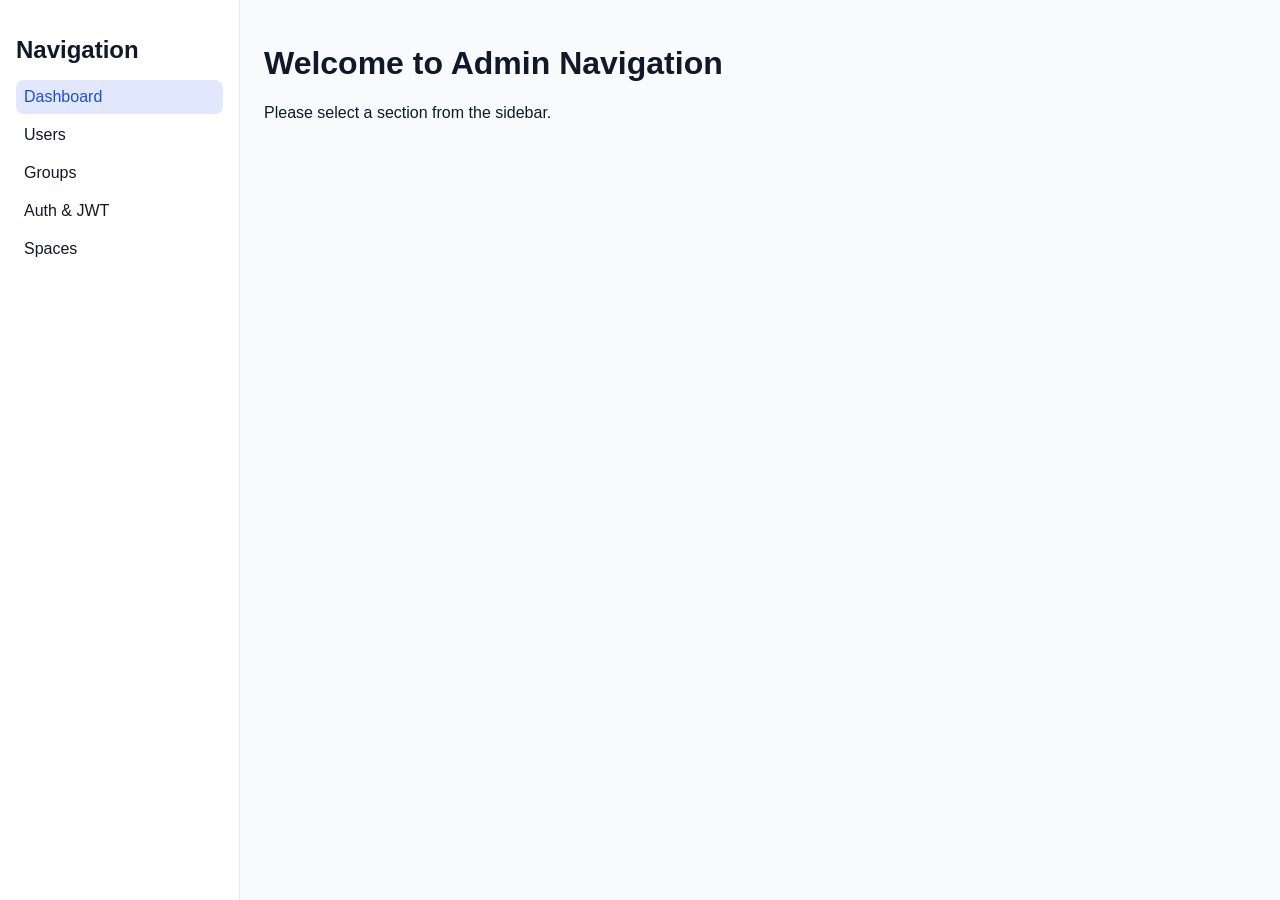
<file: documents/prototypes/admin-panel/index.html>
<!DOCTYPE html>
<html lang="ru">
<head>
  <meta charset="UTF-8">
  <title>Admin Dashboard</title>
  <link rel="stylesheet" href="../style.css">
</head>
<body>
<div class="layout" style="display: flex;">
  <div class="sidebar">
    <h2>Navigation</h2>
    <ul>
      <li class="active"><a href="index.html">Dashboard</a></li>
      <li><a href="users.html">Users</a></li>
      <li><a href="groups.html">Groups</a></li>
      <li><a href="auth-setup.html">Auth & JWT</a></li>
      <li><a href="spaces.html">Spaces</a></li>
    </ul>
  </div>
  <div class="content">
    <h1>Welcome to Admin Navigation</h1>
    <p>Please select a section from the sidebar.</p>
  </div>
</div>
</body>
</html>
</file>
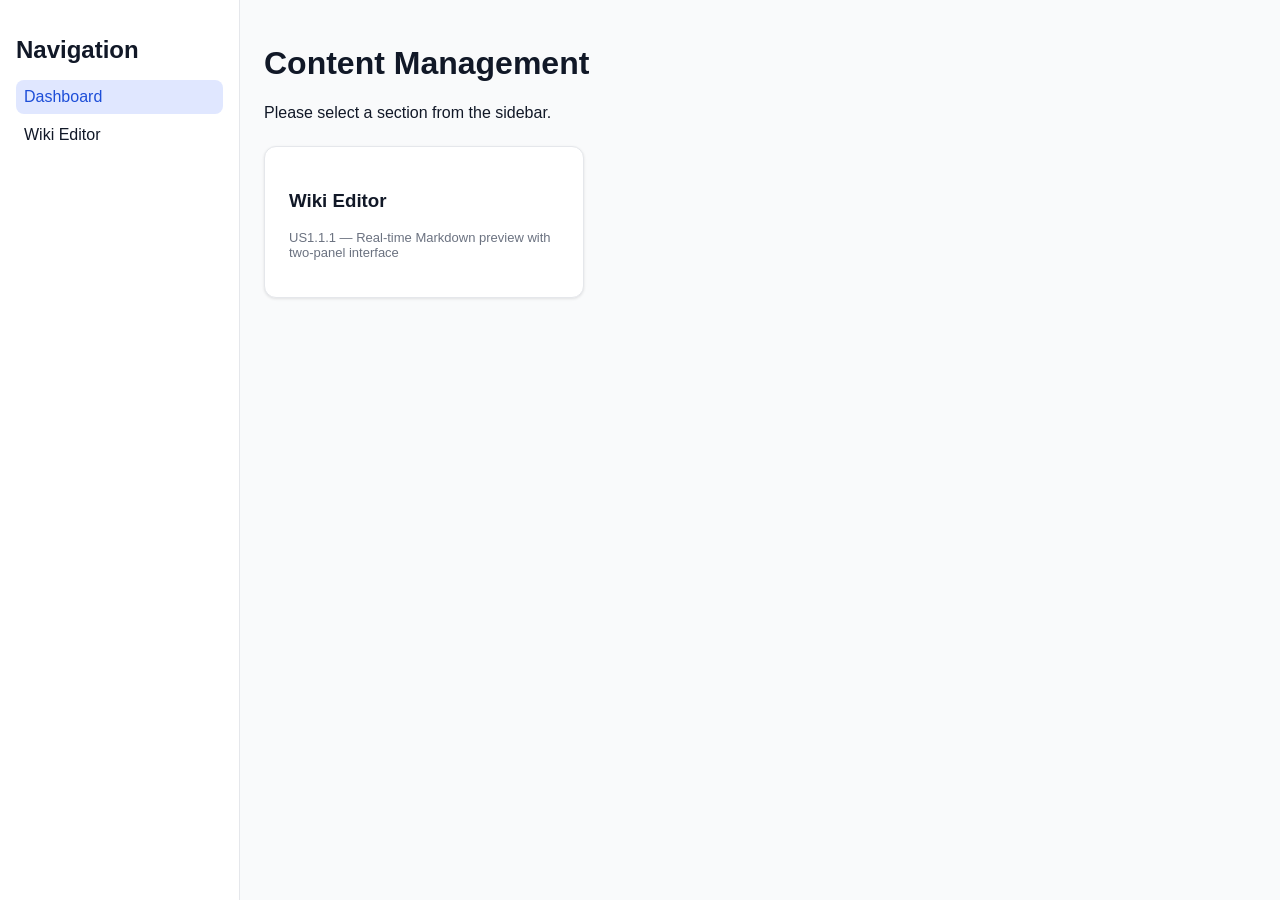
<file: documents/prototypes/Content Management/index.html>
<!DOCTYPE html>
<html lang="ru">
<head>
  <meta charset="UTF-8">
  <title>Content Management</title>
  <link rel="stylesheet" href="../style.css">
</head>
<body>
<div class="layout">
  <div class="sidebar">
    <h2>Navigation</h2>
    <ul>
      <li class="active"><a href="index.html">Dashboard</a></li>
      <li><a href="wiki-editor.html">Wiki Editor</a></li>
    </ul>
  </div>
  <div class="content">
    <h1>Content Management</h1>
    <p>Please select a section from the sidebar.</p>
    <div style="margin-top:24px; display:grid; grid-template-columns:repeat(auto-fill,minmax(280px,1fr)); gap:16px;">
      <div class="card" style="cursor:pointer;" onclick="location.href='wiki-editor.html'">
        <h3>Wiki Editor</h3>
        <p class="meta-info">US1.1.1 — Real-time Markdown preview with two-panel interface</p>
      </div>
    </div>
  </div>
</div>
</body>
</html>
</file>
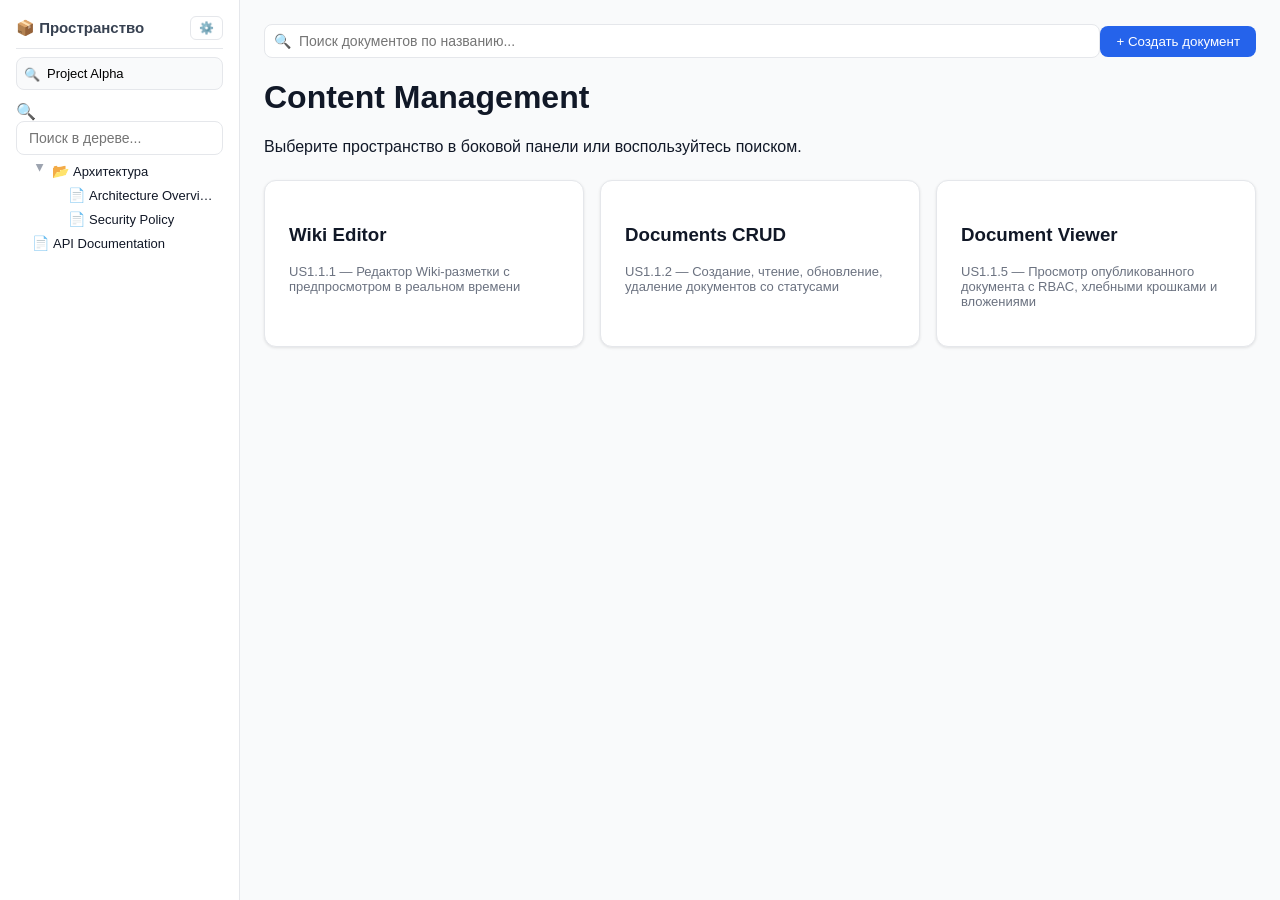
<file: documents/prototypes/content-management/index.html>
<!DOCTYPE html>
<html lang="ru">
<head>
  <meta charset="UTF-8">
  <title>Content Management — Dashboard</title>
  <link rel="stylesheet" href="../style.css">
</head>
<body>
<div class="layout">
  <div class="sidebar">
    <div class="space-header">
      <h2>📦 Пространство</h2>
      <div class="space-actions">
        <button onclick="location.href='../admin-panel/spaces.html'" title="Управление пространствами">⚙️</button>
      </div>
    </div>
    <div class="space-selector">
      <div class="space-search-wrap">
        <span class="search-icon">🔍</span>
        <input type="text" id="spaceSearchInput" placeholder="Выберите пространство..." oninput="onSpaceSearchInput()" onfocus="openSpaceDropdown()" autocomplete="off">
      </div>
      <div class="space-dropdown" id="spaceDropdown"></div>
    </div>
    <div class="sidebar-search">
      <span class="search-icon">🔍</span>
      <input type="text" id="treeSearchInput" placeholder="Поиск в дереве..." oninput="onTreeSearch()" autocomplete="off">
    </div>
    <div class="tree-nav" id="treeNav">
      <div class="tree-empty">Выберите пространство</div>
    </div>
  </div>
  <div class="content">
    <div class="header">
      <div class="search-bar">
        <div class="search-input-wrap">
          <span class="search-icon">🔍</span>
          <input type="text" id="globalSearchInput" placeholder="Поиск документов по названию..." oninput="debounceSearch()" autocomplete="off">
          <div class="search-results-panel" id="searchResultsPanel"></div>
        </div>
      </div>
      <button class="button-primary" onclick="location.href='wiki-editor.html'">+ Создать документ</button>
    </div>
    <h1>Content Management</h1>
    <p>Выберите пространство в боковой панели или воспользуйтесь поиском.</p>
    <div style="margin-top:24px; display:grid; grid-template-columns:repeat(auto-fill,minmax(280px,1fr)); gap:16px;">
      <div class="card" style="cursor:pointer;" onclick="location.href='wiki-editor.html'">
        <h3>Wiki Editor</h3>
        <p class="meta-info">US1.1.1 — Редактор Wiki-разметки с предпросмотром в реальном времени</p>
      </div>
      <div class="card" style="cursor:pointer;" onclick="location.href='documents.html'">
        <h3>Documents CRUD</h3>
        <p class="meta-info">US1.1.2 — Создание, чтение, обновление, удаление документов со статусами</p>
      </div>
      <div class="card" style="cursor:pointer;" onclick="location.href='document-viewer.html?docId=1'">
        <h3>Document Viewer</h3>
        <p class="meta-info">US1.1.5 — Просмотр опубликованного документа с RBAC, хлебными крошками и вложениями</p>
      </div>
    </div>
  </div>
</div>

<script>
  let searchDebounceTimer = null;
  let selectedSpace = 'Project Alpha';

  const spaceList = [
    { name: 'Project Alpha', owner: 'johndoe' },
    { name: 'Project Beta', owner: 'alice' },
    { name: 'Knowledge Base', owner: 'bob' }
  ];

  const spaceContents = {
    'Project Alpha': {
      groups: {
        'Архитектура': [
          { name: 'Architecture Overview', id: 2 },
          { name: 'Security Policy', id: 7 }
        ]
      },
      docs: [
        { name: 'API Documentation', id: 1 }
      ]
    },
    'Project Beta': {
      groups: {
        'Тестирование': [
          { name: 'Testing Strategy', id: 4 }
        ]
      },
      docs: [
        { name: 'Deployment Guide', id: 5 }
      ]
    },
    'Knowledge Base': {
      groups: {},
      docs: [
        { name: 'Development Setup', id: 3 },
        { name: 'User Manual v2', id: 6 }
      ]
    }
  };

  function escapeHtml(str) {
    return String(str).replace(/[&<>]/g, function(m) {
      if (m === '&') return '&amp;'; if (m === '<') return '&lt;'; if (m === '>') return '&gt;'; return m;
    });
  }

  // --- Space Selector ---
  function renderSpaceDropdown(filterText) {
    const dropdown = document.getElementById('spaceDropdown');
    const filter = (filterText || '').toLowerCase();
    const filtered = filter ? spaceList.filter(s => s.name.toLowerCase().includes(filter)) : spaceList;

    if (filtered.length === 0) {
      dropdown.innerHTML = '<div class="space-option-empty">Пространства не найдены</div>';
    } else {
      dropdown.innerHTML = filtered.map(s =>
        `<div class="space-option ${s.name === selectedSpace ? 'active' : ''}" onclick="selectSpace('${escapeHtml(s.name)}')">📁 ${escapeHtml(s.name)}</div>`
      ).join('');
    }
  }

  function openSpaceDropdown() {
    document.getElementById('spaceDropdown').classList.add('open');
    renderSpaceDropdown(document.getElementById('spaceSearchInput').value);
  }

  function closeSpaceDropdown() {
    document.getElementById('spaceDropdown').classList.remove('open');
  }

  function onSpaceSearchInput() {
    renderSpaceDropdown(document.getElementById('spaceSearchInput').value);
    document.getElementById('spaceDropdown').classList.add('open');
  }

  function selectSpace(name) {
    selectedSpace = name;
    document.getElementById('spaceSearchInput').value = name;
    document.getElementById('treeSearchInput').value = '';
    closeSpaceDropdown();
    renderTree('');
  }

  // --- Tree ---
  function renderTree(filterText) {
    const container = document.getElementById('treeNav');
    const content = spaceContents[selectedSpace];
    if (!content) {
      container.innerHTML = '<div class="tree-empty">Нет данных</div>';
      return;
    }

    const ft = (filterText || '').toLowerCase().trim();

    let html = '';
    let hasVisible = false;

    // Render groups
    const groupEntries = Object.entries(content.groups);
    groupEntries.forEach(([groupName, docs]) => {
      const filteredDocs = ft ? docs.filter(d => d.name.toLowerCase().includes(ft)) : docs;
      const groupMatch = !ft || groupName.toLowerCase().includes(ft);
      if (!groupMatch && filteredDocs.length === 0) return;
      hasVisible = true;

      const groupOpen = groupMatch || filteredDocs.length > 0;
      html += '<div class="tree-item group">';
      html += `<div class="tree-row" onclick="toggleGroup('${escapeHtml(groupName)}')">`;
      html += `<span class="tree-toggle-icon ${groupOpen ? 'expanded' : ''}">▶</span>`;
      html += `<span class="tree-icon">📂</span>`;
      html += `<span class="tree-name">${escapeHtml(groupName)}</span>`;
      html += '</div>';
      html += `<div class="tree-children ${groupOpen ? 'expanded' : ''}" data-group="${escapeHtml(groupName)}">`;
      (groupMatch ? docs : filteredDocs).forEach(doc => {
        const match = doc.name.toLowerCase().includes(ft);
        html += '<div class="tree-item doc">';
        html += `<div class="tree-row${match ? '' : ' faded'}" onclick="openDoc(${doc.id})">`;
        html += `<span class="tree-icon">📄</span>`;
        html += `<span class="tree-name">${escapeHtml(doc.name)}</span>`;
        html += '</div></div>';
      });
      html += '</div></div>';
    });

    // Render ungrouped docs
    if (content.docs.length > 0) {
      const filteredDocs = ft ? content.docs.filter(d => d.name.toLowerCase().includes(ft)) : content.docs;
      if (filteredDocs.length > 0) hasVisible = true;
      filteredDocs.forEach(doc => {
        html += '<div class="tree-item doc" style="padding-left:8px;">';
        html += `<div class="tree-row" onclick="openDoc(${doc.id})">`;
        html += `<span class="tree-icon">📄</span>`;
        html += `<span class="tree-name">${escapeHtml(doc.name)}</span>`;
        html += '</div></div>';
      });
    }

    if (!hasVisible) {
      html = '<div class="tree-empty">Ничего не найдено</div>';
    }
    container.innerHTML = html;
  }

  function onTreeSearch() {
    renderTree(document.getElementById('treeSearchInput').value);
  }

  function toggleGroup(groupName) {
    const children = document.querySelector(`.tree-children[data-group="${CSS.escape(groupName)}"]`);
    const row = children?.previousElementSibling;
    if (children) {
      children.classList.toggle('expanded');
      const icon = row?.querySelector('.tree-toggle-icon');
      if (icon) icon.classList.toggle('expanded');
    }
  }

  function openDoc(id) {
    location.href = 'document-viewer.html?docId=' + id;
  }

  // --- Search ---
  function debounceSearch() {
    clearTimeout(searchDebounceTimer);
    searchDebounceTimer = setTimeout(performSearch, 300);
  }

  function performSearch() {
    const query = document.getElementById('globalSearchInput').value.trim().toLowerCase();
    const panel = document.getElementById('searchResultsPanel');
    if (!query || query.length < 2) { panel.classList.remove('open'); return; }

    const stored = sessionStorage.getItem('documentsData');
    let docs = [];
    if (stored) { try { docs = JSON.parse(stored); } catch(e) {} }
    if (docs.length === 0) {
      docs = [
        { id: 1, title: 'API Documentation', space: 'Project Alpha', author: 'johndoe', status: 'Published', updated: '2025-04-28' },
        { id: 2, title: 'Architecture Overview', space: 'Project Alpha', author: 'alice', status: 'Published', updated: '2025-04-25' },
        { id: 3, title: 'Development Setup', space: 'Knowledge Base', author: 'bob', status: 'Draft', updated: '2025-05-01' },
        { id: 4, title: 'Testing Strategy', space: 'Project Beta', author: 'alice', status: 'Draft', updated: '2025-04-30' },
        { id: 5, title: 'Deployment Guide', space: 'Project Beta', author: 'charlie', status: 'Published', updated: '2025-04-20' },
        { id: 6, title: 'User Manual v2', space: 'Knowledge Base', author: 'johndoe', status: 'Deleted', updated: '2025-03-15' },
        { id: 7, title: 'Security Policy', space: 'Project Alpha', author: 'charlie', status: 'Published', updated: '2025-04-29' }
      ];
    }

    const results = docs.filter(d =>
      d.title.toLowerCase().includes(query) && d.status !== 'Deleted'
    ).slice(0, 10);

    if (results.length === 0) {
      panel.innerHTML = '<div class="search-result-empty">Документы не найдены</div>';
    } else {
      panel.innerHTML = results.map(r =>
        '<div class="search-result-item" onclick="location.href=\'document-viewer.html?docId=' + r.id + '\'">' +
          '<span class="result-icon">📄</span>' +
          '<div class="result-info">' +
            '<div class="result-title">' + escapeHtml(r.title) + '</div>' +
            '<div class="result-meta">' + escapeHtml(r.space) + ' · ' + escapeHtml(r.author) + ' · ' + r.updated + '</div>' +
          '</div>' +
        '</div>'
      ).join('');
    }
    panel.classList.add('open');
  }

  document.addEventListener('DOMContentLoaded', () => {
    document.getElementById('spaceSearchInput').value = selectedSpace;
    renderSpaceDropdown('');
    renderTree('');

    document.addEventListener('click', (e) => {
      const panel = document.getElementById('searchResultsPanel');
      if (!e.target.closest('.search-bar')) panel.classList.remove('open');
      if (!e.target.closest('.space-selector')) closeSpaceDropdown();
    });
  });
</script>
</body>
</html>
</file>
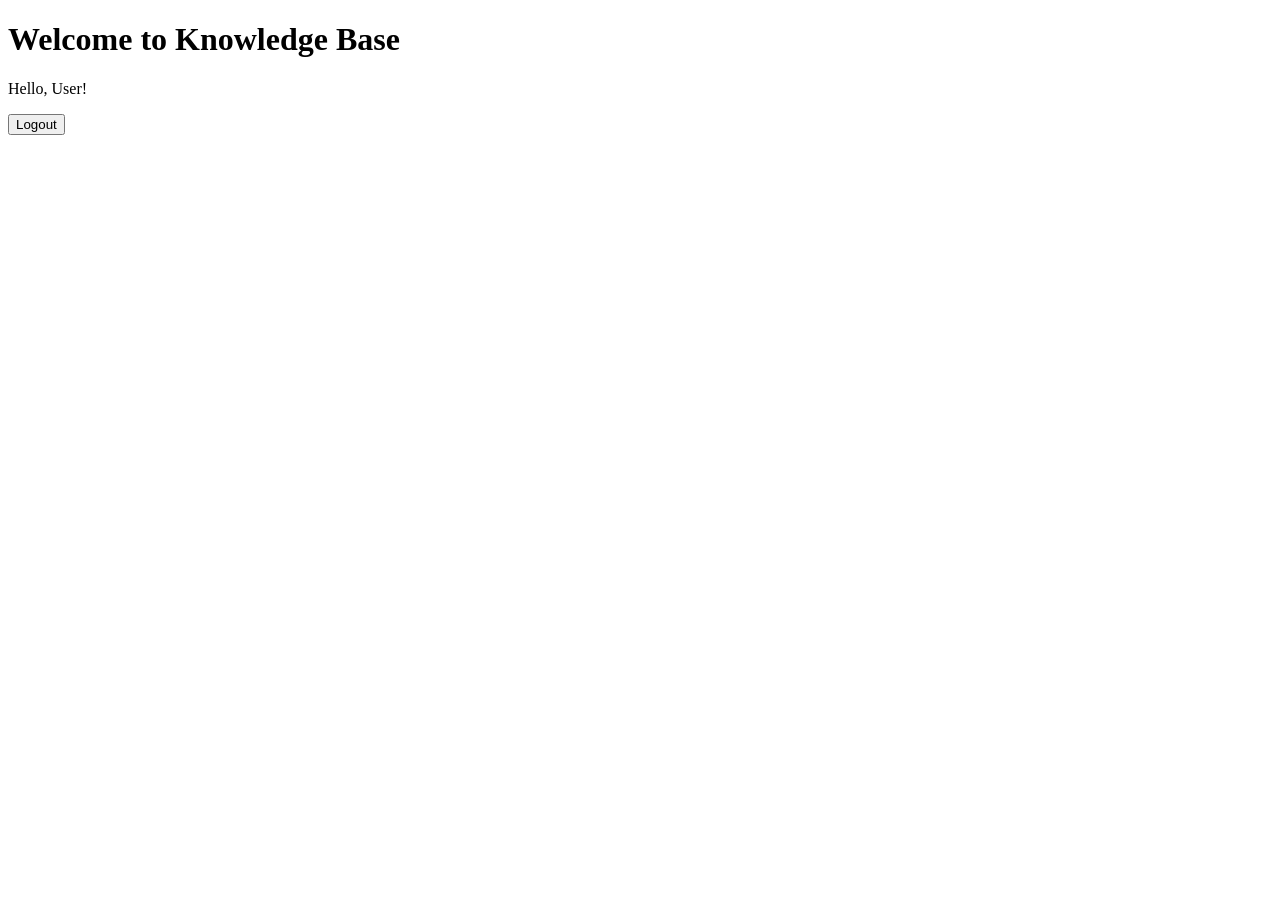
<file: target/classes/templates/index.html>
<!DOCTYPE html>
<html xmlns:th="http://www.thymeleaf.org" xmlns:sec="http://www.thymeleaf.org/extras/spring-security">
<head>
    <meta charset="UTF-8">
    <title>Knowledge Base</title>
</head>
<body>
    <h1>Welcome to Knowledge Base</h1>
    <div sec:authorize="isAuthenticated()">
        <p>Hello, <span sec:authentication="name">User</span>!</p>
        <form th:action="@{/logout}" method="post">
            <button type="submit">Logout</button>
        </form>
    </div>
</body>
</html>
</file>
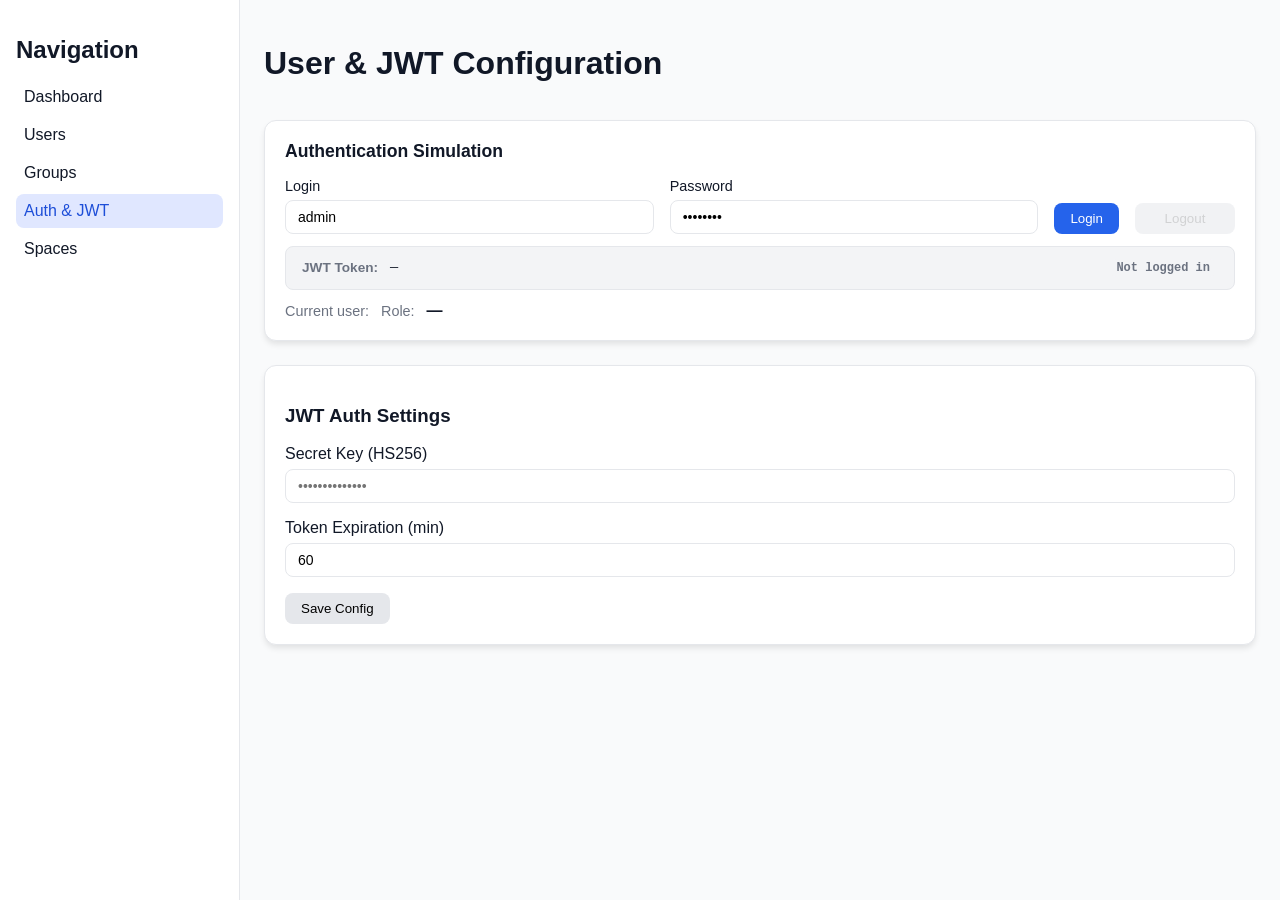
<file: documents/prototypes/admin-panel/auth-setup.html>
<!DOCTYPE html>
<html lang="ru">
<head>
  <meta charset="UTF-8">
  <title>Admin Panel - User & JWT Auth</title>
    <link rel="stylesheet" href="../style.css">
</head>
<body>
<div class="layout">
  <div class="sidebar">
    <h2>Navigation</h2>
    <ul>
      <li><a href="index.html">Dashboard</a></li>
      <li><a href="users.html">Users</a></li>
      <li><a href="groups.html">Groups</a></li>
      <li class="active"><a href="auth-setup.html">Auth & JWT</a></li>
      <li><a href="spaces.html">Spaces</a></li>
    </ul>
  </div>
  <div class="content">
    <div class="header">
      <h1>User & JWT Configuration</h1>
    </div>

    <!-- Login Simulation -->
    <div class="login-section">
      <h3>Authentication Simulation</h3>
      <div class="login-row">
        <div class="form-group">
          <label>Login</label>
          <input type="text" id="loginUsername" placeholder="Enter login" value="admin">
        </div>
        <div class="form-group">
          <label>Password</label>
          <input type="password" id="loginPassword" placeholder="••••••••" value="password">
        </div>
        <button class="button-primary" id="loginBtn">Login</button>
        <button class="button-secondary" id="logoutBtn" disabled>Logout</button>
      </div>

      <div class="token-display" id="tokenDisplay">
        <span class="token-label">JWT Token:</span>
        <span class="token-value" id="tokenValue">—</span>
        <span class="token-status none" id="tokenStatus">Not logged in</span>
      </div>

      <div class="auth-info-row">
        <span class="info-label">Current user:</span>
        <span class="user-badge" id="currentUserBadge" style="display:none;">—</span>
        <span class="info-label">Role:</span>
        <span class="info-value" id="currentRoleDisplay">—</span>
      </div>
    </div>

    <div class="card-settings">
      <h3>JWT Auth Settings</h3>
      <div class="form-group">
        <label>Secret Key (HS256)</label>
        <input type="text" id="jwtSecret" placeholder="••••••••••••••">
      </div>
      <div class="form-group">
        <label>Token Expiration (min)</label>
        <input type="number" id="jwtExp" value="60">
      </div>
      <button class="button-secondary" id="saveJwtBtn">Save Config</button>
    </div>
  </div>
</div>

<div class="toast" id="toast">Saved successfully</div>
<script>
  // --- Mock state ---
  let isLoggedIn = false;
  let currentUser = null;
  let currentToken = null;

  // Simulated users database
  const mockUsers = [
    { login: 'admin', password: 'password', email: 'admin@example.com', role: 'Admin' },
    { login: 'editor_ivan', password: 'editor123', email: 'ivan@example.com', role: 'Editor' },
    { login: 'reader_anna', password: 'reader123', email: 'anna@example.com', role: 'Reader' }
  ];

  // Helper: generate a fake JWT
  function generateFakeJwt(user) {
    const header = btoa(JSON.stringify({ alg: 'HS256', typ: 'JWT' }));
    const payload = btoa(JSON.stringify({
      sub: user.login,
      email: user.email,
      role: user.role,
      iat: Math.floor(Date.now() / 1000),
      exp: Math.floor(Date.now() / 1000) + 3600
    }));
    const signature = btoa('fake_signature_' + user.login);
    return `${header}.${payload}.${signature}`;
  }

  function updateAuthUI() {
    const tokenValue = document.getElementById('tokenValue');
    const tokenStatus = document.getElementById('tokenStatus');
    const currentUserBadge = document.getElementById('currentUserBadge');
    const currentRoleDisplay = document.getElementById('currentRoleDisplay');
    const loginBtn = document.getElementById('loginBtn');
    const logoutBtn = document.getElementById('logoutBtn');

    if (isLoggedIn && currentUser) {
      tokenValue.textContent = currentToken;
      tokenStatus.textContent = 'Valid';
      tokenStatus.className = 'token-status valid';
      currentUserBadge.style.display = 'inline-flex';
      currentUserBadge.textContent = currentUser.login;
      currentRoleDisplay.textContent = currentUser.role;
      loginBtn.disabled = true;
      logoutBtn.disabled = false;
    } else {
      tokenValue.textContent = '—';
      tokenStatus.textContent = 'Not logged in';
      tokenStatus.className = 'token-status none';
      currentUserBadge.style.display = 'none';
      currentUserBadge.textContent = '—';
      currentRoleDisplay.textContent = '—';
      loginBtn.disabled = false;
      logoutBtn.disabled = true;
    }
  }

  function showToast(msg) {
    const toast = document.getElementById('toast');
    toast.textContent = msg;
    toast.style.display = 'block';
    setTimeout(() => toast.style.display = 'none', 2000);
  }

  function handleLogin() {
    const login = document.getElementById('loginUsername').value.trim();
    const password = document.getElementById('loginPassword').value;

    if (!login || !password) {
      showToast('Login and password are required');
      return;
    }

    const user = mockUsers.find(u => u.login === login && u.password === password);
    if (user) {
      currentUser = user;
      currentToken = generateFakeJwt(user);
      isLoggedIn = true;
      updateAuthUI();
      showToast(`Logged in as ${user.login} (${user.role})`);
    } else {
      showToast('Invalid login or password');
    }
  }

  function handleLogout() {
    isLoggedIn = false;
    currentUser = null;
    currentToken = null;
    updateAuthUI();
    showToast('Logged out successfully');
  }

  document.addEventListener('DOMContentLoaded', () => {
    // Login / Logout
    document.getElementById('loginBtn').addEventListener('click', handleLogin);
    document.getElementById('logoutBtn').addEventListener('click', handleLogout);
    document.getElementById('loginPassword').addEventListener('keypress', (e) => {
      if (e.key === 'Enter') handleLogin();
    });
    document.getElementById('loginUsername').addEventListener('keypress', (e) => {
      if (e.key === 'Enter') handleLogin();
    });

    document.getElementById('saveJwtBtn').addEventListener('click', () => {
      const secret = document.getElementById('jwtSecret').value.trim();
      const exp = document.getElementById('jwtExp').value;
      if (!secret || !exp) {
        showToast('Secret key and expiration are required');
        return;
      }
      showToast('JWT configuration updated');
    });
  });
</script>
</body>
</html>
</file>
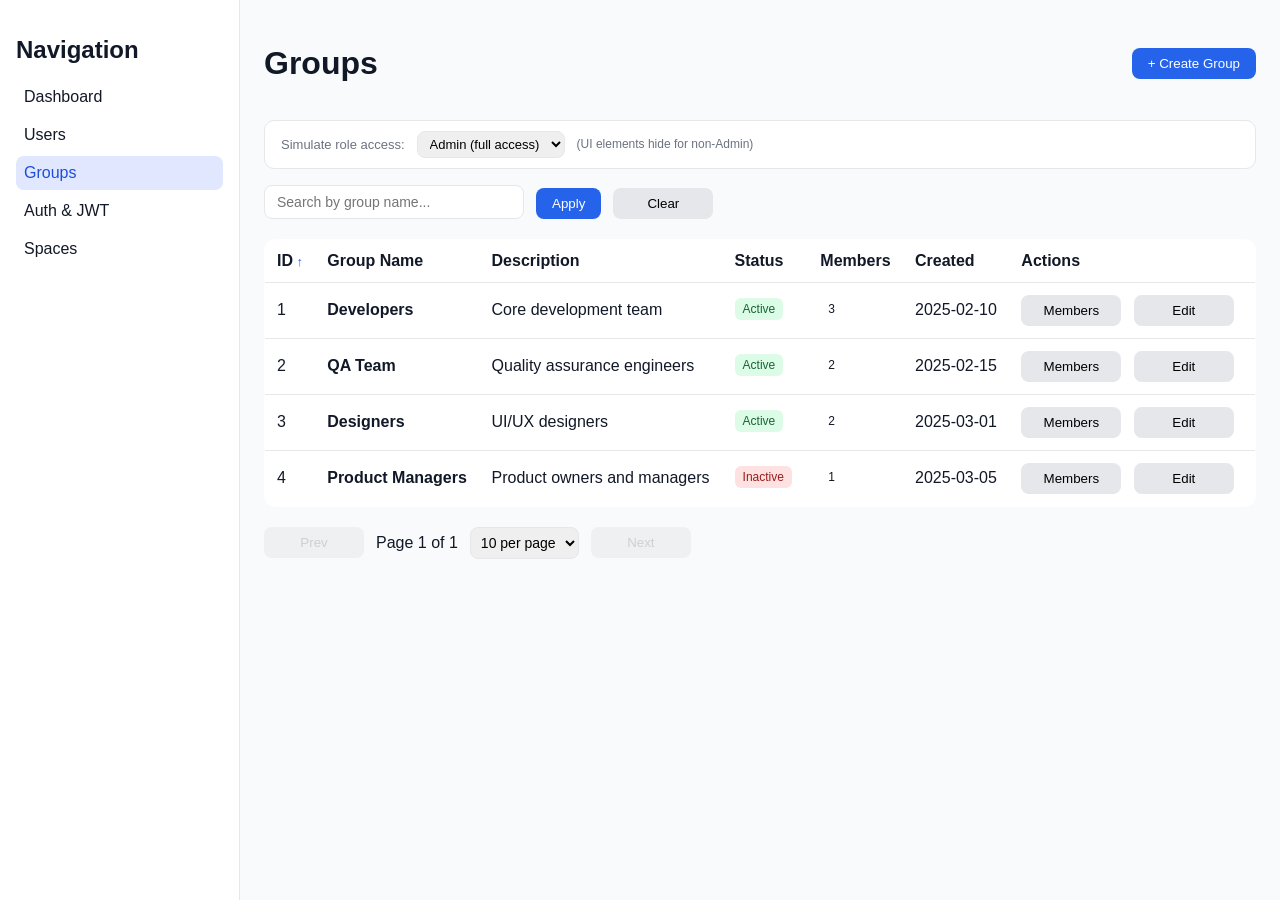
<file: documents/prototypes/admin-panel/groups.html>
<!DOCTYPE html>
<html lang="ru">
<head>
  <meta charset="UTF-8">
  <title>Admin Panel - Groups</title>
  <link rel="stylesheet" href="../style.css">
</head>
<body>
<div class="layout">
  <div class="sidebar">
    <h2>Navigation</h2>
    <ul>
      <li><a href="index.html">Dashboard</a></li>
      <li><a href="users.html">Users</a></li>
      <li class="active"><a href="groups.html">Groups</a></li>
      <li><a href="auth-setup.html">Auth & JWT</a></li>
      <li><a href="spaces.html">Spaces</a></li>
    </ul>
  </div>

  <div class="content">
    <div class="header">
      <h1>Groups</h1>
      <button class="button-primary" id="createGroupBtn">+ Create Group</button>
    </div>

    <div class="role-selector-bar">
      <label>Simulate role access:</label>
      <select id="currentRoleSelector">
        <option value="Admin" selected>Admin (full access)</option>
        <option value="Editor">Editor (restricted)</option>
        <option value="Reader">Reader (restricted)</option>
      </select>
      <span style="font-size:12px; color:#6B7280;">(UI elements hide for non-Admin)</span>
    </div>

    <div id="groupsSection" class="admin-section">
      <div class="filter-bar">
        <input type="text" id="searchInput" placeholder="Search by group name..." style="flex:1; max-width:260px;">
        <button class="button-primary" id="applyFiltersBtn">Apply</button>
        <button class="button-secondary" id="clearFiltersBtn">Clear</button>
      </div>

      <div style="overflow-x:auto;">
        <table id="groupsTable">
          <thead>
            <tr>
              <th data-sort="id">ID</th>
              <th data-sort="name">Group Name</th>
              <th data-sort="description">Description</th>



              <th data-sort="status">Status</th>
                            <th data-sort="memberCount">Members</th>
                            <th data-sort="created">Created</th>
                            <th>Actions</th>
            </tr>
          </thead>
          <tbody id="groupsTbody"></tbody>
        </table>
      </div>

      <div class="pagination" id="groupsPagination">
        <button class="button-secondary" id="groupsPrevBtn">Prev</button>
        <span id="groupsPageInfo">Page 1 of 1</span>
        <select id="groupsPerPageSelect">
          <option value="5">5 per page</option>
          <option value="10" selected>10 per page</option>
          <option value="20">20 per page</option>
          <option value="50">50 per page</option>
          <option value="All">All</option>
        </select>
        <button class="button-secondary" id="groupsNextBtn">Next</button>
      </div>
      <div class="states"><p id="groupsEmptyMsg" style="display:none; text-align:center;">No groups found</p></div>
    </div>
  </div>
</div>

<!-- Create/Edit Group Modal -->
<div class="modal" id="groupModal">
  <div class="modal-content">
    <h3 id="groupModalTitle">Create Group</h3>
    <div class="form-group">
      <label>Group Name *</label>
      <input type="text" id="groupName" placeholder="e.g. Developers, QA Team">
    </div>
    <div class="form-group">
      <label>Description</label>
      <textarea id="groupDesc" rows="2" style="width:100%;" placeholder="Brief description of the group"></textarea>
    </div>
    <div class="form-group">
      <label>Status</label>
      <select id="groupStatus">
        <option value="Active">Active</option>
        <option value="Inactive">Inactive</option>
      </select>
    </div>
    <div style="display:flex; gap:12px; justify-content:flex-end; margin-top:16px;">
      <button class="button-primary" id="saveGroupBtn">Save</button>
      <button class="button-secondary" id="closeGroupModalBtn">Cancel</button>
    </div>
  </div>
</div>

<!-- Manage Members Modal -->
<div class="modal" id="membersModal">
  <div class="modal-content" style="width:520px;">
    <h3 id="membersModalTitle">Manage Members: <span id="membersGroupName"></span></h3>

    <!-- Add member -->
    <div class="form-group" style="position:relative;">
      <label>Add User</label>
      <div style="display:flex; gap:8px;">
        <input type="text" id="memberSearchInput" placeholder="Search user to add..." style="flex:1;" autocomplete="off">
        <button class="button-primary" id="addMemberBtn">Add</button>
      </div>
      <div id="memberAutocomplete" class="autocomplete-dropdown"></div>
    </div>

    <!-- Members list -->
    <div style="max-height:300px; overflow-y:auto; border:1px solid #E5E7EB; border-radius:8px; margin-top:8px;">
      <table style="width:100%; border:none;">
        <thead>
          <tr>
            <th style="padding:8px 12px; border-bottom:1px solid #E5E7EB;">Login</th>
            <th style="padding:8px 12px; border-bottom:1px solid #E5E7EB;">Email</th>
            <th style="padding:8px 12px; border-bottom:1px solid #E5E7EB; width:80px;">Actions</th>
          </tr>
        </thead>
        <tbody id="membersTbody"></tbody>
      </table>
    </div>

    <div style="display:flex; gap:12px; justify-content:flex-end; margin-top:16px;">
      <button class="button-secondary" id="closeMembersModalBtn">Close</button>
    </div>
  </div>
</div>



<div class="toast" id="toast">Success</div>

<script>
  // --- Mock data ---
  const allUsers = [
    { id: 1, login: 'johndoe', email: 'john@example.com', roles: ['Admin', 'Editor'] },
    { id: 2, login: 'alice', email: 'alice@example.com', roles: ['Editor', 'Reader'] },
    { id: 3, login: 'bob', email: 'bob@example.com', roles: ['Reader'] },
    { id: 4, login: 'charlie', email: 'charlie@example.com', roles: ['Admin'] },
    { id: 5, login: 'diana', email: 'diana@example.com', roles: ['Editor'] },
    { id: 6, login: 'eve', email: 'eve@example.com', roles: ['Admin', 'Reader'] },
    { id: 7, login: 'frank', email: 'frank@example.com', roles: ['Reader'] },
    { id: 8, login: 'grace', email: 'grace@example.com', roles: ['Editor'] }
  ];

  let groupsData = [
    { id: 1, name: 'Developers', description: 'Core development team', status: 'Active', members: [1, 4, 6], created: '2025-02-10' },
    { id: 2, name: 'QA Team', description: 'Quality assurance engineers', status: 'Active', members: [2, 7], created: '2025-02-15' },
    { id: 3, name: 'Designers', description: 'UI/UX designers', status: 'Active', members: [5, 8], created: '2025-03-01' },
    { id: 4, name: 'Product Managers', description: 'Product owners and managers', status: 'Inactive', members: [3], created: '2025-03-05' }
  ];

  let groupsState = {
    sortKey: 'id', sortDir: 'asc', page: 1, rowsPerPage: 10,
    searchTerm: ''
  };

  let editingGroupId = null;      // null = create mode
  let viewingGroupId = null;      // group whose members we're managing

  let searchDebounceTimer = null;

  // Helper: get user by id
  function getUserById(id) {
    return allUsers.find(u => u.id === id);
  }

  // Helper: get group by id
  function getGroupById(id) {
    return groupsData.find(g => g.id === id);
  }

  // --- UI helpers ---
  function showToast(msg, isError) {
    const toast = document.getElementById('toast');
    toast.textContent = msg;
    toast.className = 'toast' + (isError ? ' toast-error' : '');
    toast.style.display = 'block';
    clearTimeout(toast._hideTimer);
    toast._hideTimer = setTimeout(() => { toast.style.display = 'none'; toast.className = 'toast'; }, 2000);
  }

  function escapeHtml(str) {
    return String(str).replace(/[&<>]/g, function(m) {
      if (m === '&') return '&amp;';
      if (m === '<') return '&lt;';
      if (m === '>') return '&gt;';
      return m;
    });
  }

  // --- RBAC simulation ---
  function updateAccessUI() {
    const currentRole = document.getElementById('currentRoleSelector').value;
    const section = document.getElementById('groupsSection');
    const createBtn = document.getElementById('createGroupBtn');

    if (currentRole === 'Admin') {
      section.classList.remove('restricted-area');
      createBtn.disabled = false;
    } else {
      section.classList.add('restricted-area');
      createBtn.disabled = true;
    }
  }

  // --- Render Groups Table ---
  function getFilteredGroups() {
    return groupsData.filter(g => {
      if (groupsState.searchTerm &&
          !g.name.toLowerCase().includes(groupsState.searchTerm) &&
          !g.description.toLowerCase().includes(groupsState.searchTerm)) {
        return false;
      }
      return true;
    });
  }

  function renderGroups() {
      let filtered = getFilteredGroups();

    // Sort
    filtered.sort((a, b) => {
      let valA, valB;
      if (groupsState.sortKey === 'memberCount') {
        valA = a.members.length;
        valB = b.members.length;
      } else {
        valA = a[groupsState.sortKey];
        valB = b[groupsState.sortKey];
      }
      if (typeof valA === 'string') { valA = valA.toLowerCase(); valB = valB.toLowerCase(); }
      if (valA < valB) return groupsState.sortDir === 'asc' ? -1 : 1;
      if (valA > valB) return groupsState.sortDir === 'asc' ? 1 : -1;
      return 0;
    });

    // Pagination
    let perPage = groupsState.rowsPerPage === 'All' ? filtered.length : Number(groupsState.rowsPerPage);
    if (perPage === 0) perPage = filtered.length;
    const totalPages = Math.max(1, Math.ceil(filtered.length / perPage));
    if (groupsState.page > totalPages) groupsState.page = totalPages;
    const start = (groupsState.page - 1) * perPage;
    const pageData = perPage === 0 ? filtered : filtered.slice(start, start + perPage);

    const tbody = document.getElementById('groupsTbody');
    if (pageData.length === 0) {
      tbody.innerHTML = '<tr><td colspan="8" style="text-align:center;">No groups</td></tr>';
    } else {
      tbody.innerHTML = pageData.map(g => `
        <tr>
          <td>${g.id}</td>
          <td><strong>${escapeHtml(g.name)}</strong></td>
          <td>${escapeHtml(g.description)}</td>
          <td><span class="badge ${g.status.toLowerCase()}">${g.status}</span></td>
          <td><span class="badge count">${g.members.length}</span></td>
          <td>${escapeHtml(g.created)}</td>
          <td class="actions" style="white-space:nowrap;">
            <button class="button-secondary" onclick="openMembersModal(${g.id})">Members</button>
            <button class="button-secondary" onclick="editGroup(${g.id})">Edit</button>
          </td>
        </tr>
      `).join('');
    }

    document.getElementById('groupsPageInfo').innerText = `Page ${groupsState.page} of ${totalPages}`;
    document.getElementById('groupsPrevBtn').disabled = groupsState.page <= 1;
    document.getElementById('groupsNextBtn').disabled = groupsState.page >= totalPages;
    document.getElementById('groupsEmptyMsg').style.display = filtered.length === 0 ? 'block' : 'none';

    // Sort indicators
    document.querySelectorAll('#groupsTable th[data-sort]').forEach(th => th.classList.remove('sort-asc', 'sort-desc'));
    const activeTh = document.querySelector(`#groupsTable th[data-sort="${groupsState.sortKey}"]`);
    if (activeTh) activeTh.classList.add(`sort-${groupsState.sortDir}`);
  }

  // --- Group CRUD ---
  function openGroupModal(editMode) {
    document.getElementById('groupModal').style.display = 'flex';
    if (!editMode) {
      editingGroupId = null;
      document.getElementById('groupModalTitle').innerText = 'Create Group';
      document.getElementById('groupName').value = '';
      document.getElementById('groupDesc').value = '';
    }
  }

    function editGroup(id) {
    const g = getGroupById(id);
    if (!g) return;
    editingGroupId = id;
    document.getElementById('groupModalTitle').innerText = 'Edit Group';
    document.getElementById('groupName').value = g.name;
    document.getElementById('groupDesc').value = g.description;
    document.getElementById('groupStatus').value = g.status;
    document.getElementById('groupModal').style.display = 'flex';
  }

  function saveGroup() {
    const name = document.getElementById('groupName').value.trim();
    const description = document.getElementById('groupDesc').value.trim();
    const status = document.getElementById('groupStatus').value;
    if (!name) {
      showToast('Group name is required');
      return;
    }
    if (editingGroupId === null) {
      // Create
      const newId = groupsData.length ? Math.max(...groupsData.map(g => g.id)) + 1 : 1;
      groupsData.push({
        id: newId,
        name: name,
        description: description,
        status: status,
        members: [],
        created: new Date().toISOString().slice(0, 10)
      });
      showToast(`Group "${name}" created`);
    } else {
      // Edit
      const idx = groupsData.findIndex(g => g.id === editingGroupId);
      if (idx !== -1) {
        groupsData[idx].name = name;
        groupsData[idx].description = description;
        groupsData[idx].status = status;
        showToast(`Group "${name}" updated`);
      }
    }
    document.getElementById('groupModal').style.display = 'none';
    renderGroups();
  }

    function quickChangeGroupStatus(id, newStatus) {
    const g = getGroupById(id);
    if (!g) return;
    const currentRole = document.getElementById('currentRoleSelector').value;
    if (currentRole !== 'Admin') {
      showToast('Only Admin can change group status', true);
      return;
    }
    g.status = newStatus;
    showToast(`Group "${g.name}" status changed to ${newStatus}`);
    renderGroups();
  }

  function renderMembersList() {
    const g = getGroupById(viewingGroupId);
    if (!g) return;
    const tbody = document.getElementById('membersTbody');

    if (g.members.length === 0) {
      tbody.innerHTML = '<tr><td colspan="3" style="text-align:center; padding:16px; color:#9CA3AF;">No members in this group</td></tr>';
      return;
    }

    tbody.innerHTML = g.members.map(userId => {
      const u = getUserById(userId);
      if (!u) return '';
      return `
        <tr>
          <td style="padding:8px 12px;">${escapeHtml(u.login)}</td>
          <td style="padding:8px 12px;">${escapeHtml(u.email)}</td>
          <td style="padding:8px 12px;">
            <button class="button-danger" onclick="removeMember(${userId})" style="font-size:12px; padding:4px 8px;">Remove</button>
          </td>
        </tr>
      `;
    }).join('');
  }

  // --- Autocomplete for member search ---
  function buildMemberSuggestions(filter) {
    const minChars = 1;
    if (filter.length < minChars) return [];
    const lower = filter.toLowerCase();
    const g = getGroupById(viewingGroupId);
    if (!g) return [];
    return allUsers.filter(u => {
      // User not already in group and matches filter
      if (g.members.includes(u.id)) return false;
      return u.login.toLowerCase().includes(lower) || u.email.toLowerCase().includes(lower);
  });
  }

  function renderMemberAutocomplete(suggestions) {
    const container = document.getElementById('memberAutocomplete');
    container.innerHTML = '';
    if (suggestions.length === 0) {
      container.classList.remove('open');
      return;
    }
    container.classList.add('open');
    suggestions.forEach(u => {
      const div = document.createElement('div');
      div.className = 'autocomplete-item';
      div.textContent = `${u.login} (${u.email})`;
      div.dataset.userId = u.id;
      div.onclick = () => {
        document.getElementById('memberSearchInput').value = u.login;
        container.classList.remove('open');
        container.innerHTML = '';
        addMemberToGroup(u.id);
      };
      container.appendChild(div);
    });
  }

  function handleMemberSearchInput() {
    clearTimeout(searchDebounceTimer);
    searchDebounceTimer = setTimeout(() => {
      const val = document.getElementById('memberSearchInput').value.trim();
      const suggestions = buildMemberSuggestions(val);
      renderMemberAutocomplete(suggestions);
    }, 200);
  }

  function addMemberToGroup(userId) {
    if (!viewingGroupId) return;
    const g = getGroupById(viewingGroupId);
    if (!g) return;
    // Check if already member
    if (g.members.includes(userId)) {
      showToast('User is already a member', true);
      return;
    }
    g.members.push(userId);
    showToast(`User added to group`);
    document.getElementById('memberSearchInput').value = '';
    const autocomplete = document.getElementById('memberAutocomplete');
    autocomplete.classList.remove('open');
    autocomplete.innerHTML = '';
    renderMembersList();
    renderGroups(); // Update table count
  }

  function removeMember(userId) {
    if (!viewingGroupId) return;
    const g = getGroupById(viewingGroupId);
    if (!g) return;
    g.members = g.members.filter(id => id !== userId);
    showToast(`User removed from group`);
    renderMembersList();
    renderGroups();
  }

  // --- Event handlers ---
  document.addEventListener('DOMContentLoaded', () => {
    updateAccessUI();
    renderGroups();

    // Role selector
    document.getElementById('currentRoleSelector').addEventListener('change', updateAccessUI);

    // Create group
    document.getElementById('createGroupBtn').addEventListener('click', () => openGroupModal(false));

    // Group Modal
    document.getElementById('saveGroupBtn').addEventListener('click', saveGroup);
    document.getElementById('closeGroupModalBtn').addEventListener('click', () => {
      document.getElementById('groupModal').style.display = 'none';
    });

    // Members Modal
    document.getElementById('closeMembersModalBtn').addEventListener('click', () => {
      document.getElementById('membersModal').style.display = 'none';
    });
    document.getElementById('memberSearchInput').addEventListener('input', handleMemberSearchInput);
    document.getElementById('addMemberBtn').addEventListener('click', () => {
      const val = document.getElementById('memberSearchInput').value.trim();
      if (!val) return;
      // Try to find matching user
      const users = buildMemberSuggestions(val);
      if (users.length === 1) {
        addMemberToGroup(users[0].id);
      } else if (users.length === 0) {
        showToast('No matching user found', true);
      } else {
        showToast('Please select from suggestions', true);
      }
    });

    // Click outside autocomplete to close
    document.addEventListener('click', (e) => {
      const input = document.getElementById('memberSearchInput');
      const container = document.getElementById('memberAutocomplete');
      if (!input.contains(e.target) && !container.contains(e.target)) {
        container.classList.remove('open');
        container.innerHTML = '';
      }
    });



    // Filters
    document.getElementById('applyFiltersBtn').addEventListener('click', () => {
      groupsState.searchTerm = document.getElementById('searchInput').value.trim().toLowerCase();
      groupsState.page = 1;
      renderGroups();
    });
    document.getElementById('clearFiltersBtn').addEventListener('click', () => {
      document.getElementById('searchInput').value = '';
      groupsState.searchTerm = '';
      groupsState.page = 1;
      renderGroups();
    });
    document.getElementById('searchInput').addEventListener('keypress', (e) => {
      if (e.key === 'Enter') {
        document.getElementById('applyFiltersBtn').click();
      }
    });

    // Sort
    document.querySelectorAll('#groupsTable th[data-sort]').forEach(th => {
      th.addEventListener('click', () => {
        const key = th.dataset.sort;
        if (groupsState.sortKey === key) {
          groupsState.sortDir = groupsState.sortDir === 'asc' ? 'desc' : 'asc';
        } else {
          groupsState.sortKey = key;
          groupsState.sortDir = 'asc';
        }
        renderGroups();
      });
    });

    // Pagination
    document.getElementById('groupsPrevBtn').addEventListener('click', () => {
      if (groupsState.page > 1) { groupsState.page--; renderGroups(); }
    });
    document.getElementById('groupsNextBtn').addEventListener('click', () => {
      let filtered = getFilteredGroups();
      let perPage = groupsState.rowsPerPage === 'All' ? filtered.length : Number(groupsState.rowsPerPage);
      let totalPages = Math.max(1, Math.ceil(filtered.length / perPage));
      if (groupsState.page < totalPages) { groupsState.page++; renderGroups(); }
    });
    document.getElementById('groupsPerPageSelect').addEventListener('change', (e) => {
      groupsState.rowsPerPage = e.target.value;
      groupsState.page = 1;
      renderGroups();
    });

    // Close modals on background click
    window.onclick = (e) => {
      if (e.target.classList.contains('modal')) {
        e.target.style.display = 'none';
      }
    };
  });
</script>
</body>
</html>
</file>
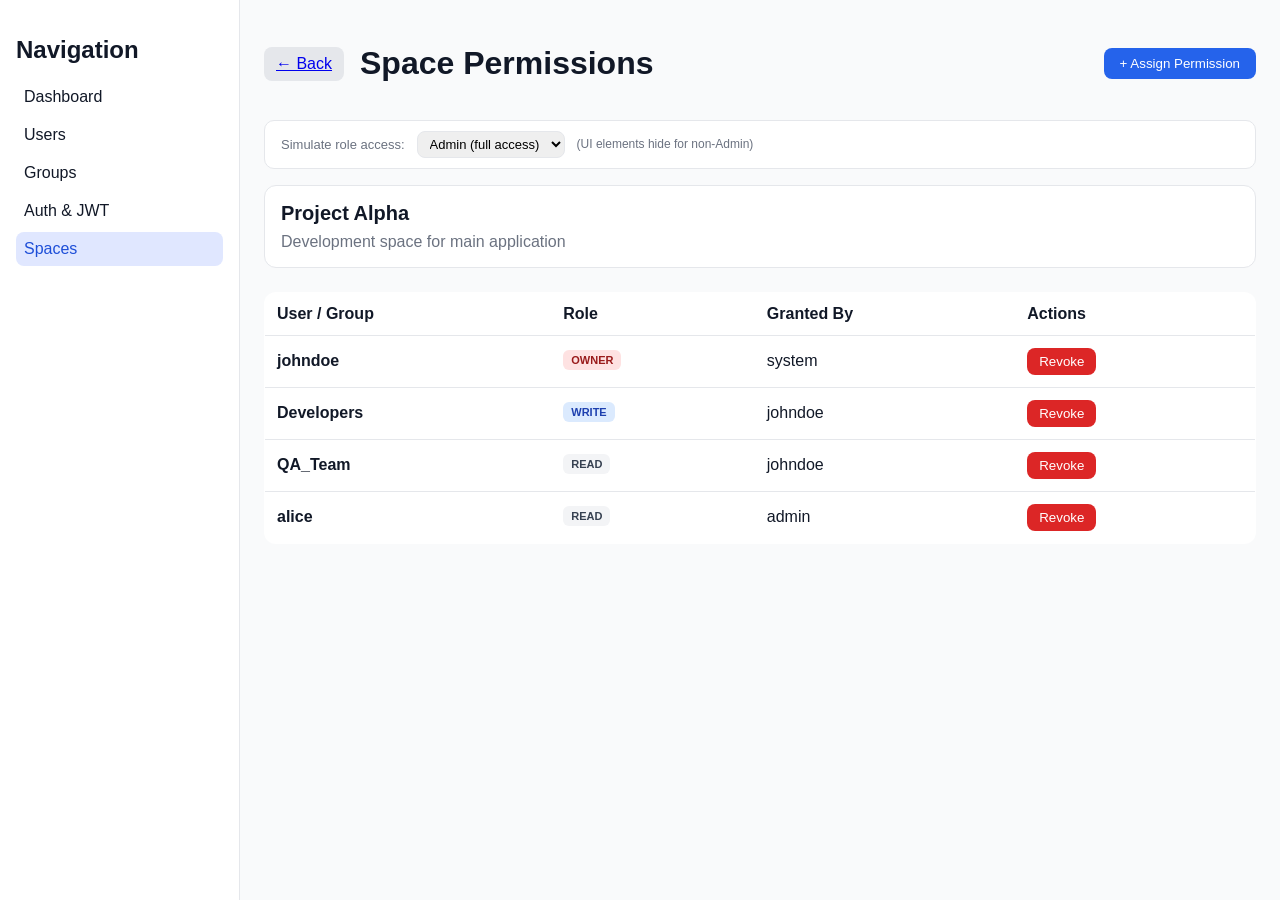
<file: documents/prototypes/admin-panel/space-permissions.html>
<!DOCTYPE html>
<html lang="ru">
<head>
  <meta charset="UTF-8">
  <title>Admin Panel - Space Permissions</title>
    <link rel="stylesheet" href="../style.css">
</head>
<body>
<div class="layout">
  <div class="sidebar">
    <h2>Navigation</h2>
    <ul>
      <li><a href="index.html">Dashboard</a></li>
      <li><a href="users.html">Users</a></li>
      <li><a href="groups.html">Groups</a></li>
      <li><a href="auth-setup.html">Auth & JWT</a></li>
      <li class="active"><a href="spaces.html">Spaces</a></li>
    </ul>
  </div>

  <div class="content">
    <div class="header">
      <div style="display:flex; align-items:center; gap:16px;">
        <a href="spaces.html" class="button-secondary" style="min-width:auto; padding: 8px 12px;">&larr; Back</a>
        <h1>Space Permissions</h1>
      </div>
      <button class="button-primary" id="addPermissionBtn">+ Assign Permission</button>
    </div>

        <div class="role-selector-bar">
      <label>Simulate role access:</label>
      <select id="currentRoleSelector">
        <option value="Admin" selected>Admin (full access)</option>
        <option value="Editor">Editor (restricted)</option>
        <option value="Reader">Reader (restricted)</option>
      </select>
      <span style="font-size:12px; color:#6B7280;">(UI elements hide for non-Admin)</span>
    </div>

    <div class="space-info" id="spaceHeader">
      <h2 id="spaceTitle">Project Alpha</h2>
      <p id="spaceDesc">Development space for main application</p>
    </div>

    <!-- Permissions Table -->
    <div id="permissionsSection" class="admin-section">
      <div style="overflow-x:auto;">
        <table>
          <thead>
            <tr>
              <th>User / Group</th>
              <th>Role</th>
              <th>Granted By</th>
              <th>Actions</th>
            </tr>
          </thead>
          <tbody id="permissionsTbody">
            <!-- Data will be injected here -->
          </tbody>
        </table>
      </div>
    </div>
  </div>

<!-- Assign Permission Modal -->
<div class="modal" id="permissionModal">
  <div class="modal-content">
    <h3>Assign Permission</h3>
        <div class="form-group" style="position:relative;">
      <label>User or Group *</label>
      <input id="targetIdentity" placeholder="Enter username or group name" autocomplete="off">
      <div id="autocompleteContainer" class="autocomplete-dropdown"></div>
    </div>
    <div class="form-group">
      <label>Access Level *</label>
      <select id="accessLevel">
        <option value="READ">READ (View and Export)</option>
        <option value="WRITE">WRITE (Edit and Manage Documents)</option>
        <option value="OWNER">OWNER (Full Control)</option>
      </select>
    </div>
    <div style="display:flex; gap:12px; justify-content:flex-end; margin-top:20px;">
      <button class="button-primary" id="savePermissionBtn">Save</button>
      <button class="button-secondary" id="closeModalBtn">Cancel</button>
    </div>
  </div>
</div>

<!-- Delete Confirmation Modal -->
<div class="modal" id="deleteModal">
  <div class="modal-content">
    <p>Are you sure you want to revoke this permission?</p>
    <div style="display:flex; gap:12px; justify-content:flex-end; margin-top:20px;">
      <button class="button-secondary" id="cancelDeleteBtn">Cancel</button>
      <button class="button-danger" id="confirmDeleteBtn">Revoke</button>
    </div>
  </div>
</div>

<div class="toast" id="toast">Success</div>

<script>
    // Mock data for autocomplete
  const mockIdentities = [
    'johndoe', 'alice', 'bob', 'charlie', 'diana', 'eve',
    'Developers', 'QA_Team', 'Designers', 'Product_Managers', 'DevOps'
  ];

  let permissions = [
    { id: 1, identity: 'johndoe', role: 'OWNER', grantedBy: 'system' },
    { id: 2, identity: 'Developers', role: 'WRITE', grantedBy: 'johndoe' },
    { id: 3, identity: 'QA_Team', role: 'READ', grantedBy: 'johndoe' },
    { id: 4, identity: 'alice', role: 'READ', grantedBy: 'admin' }
  ];

  let pendingDeleteId = null;
  let debounceTimer = null;

  function showToast(msg, isError) {
    const toast = document.getElementById('toast');
    toast.textContent = msg;
    toast.className = 'toast' + (isError ? ' toast-error' : '');
    toast.style.display = 'block';
    setTimeout(() => { toast.style.display = 'none'; toast.className = 'toast'; }, 2000);
  }

    function updateAccessUI() {
    const currentRole = document.getElementById('currentRoleSelector').value;
    const section = document.getElementById('permissionsSection');
    const addBtn = document.getElementById('addPermissionBtn');

    if (currentRole === 'Admin') {
      section.classList.remove('restricted-area');
      addBtn.disabled = false;
    } else {
      section.classList.add('restricted-area');
      addBtn.disabled = true;
    }
  }

  function escapeHtml(str) { return String(str).replace(/[&<>]/g, function(m){if(m==='&') return '&amp;'; if(m==='<') return '&lt;'; if(m==='>') return '&gt;'; return m;}); }

  // --- Autocomplete for identity input (US4.2.2 UX/UI) ---
  function buildAutocompleteList(filter) {
    const minChars = 3;
    if (filter.length < minChars) return [];
    const lower = filter.toLowerCase();
    return mockIdentities.filter(id => id.toLowerCase().includes(lower));
  }

  function renderAutocomplete(suggestions) {
    const container = document.getElementById('autocompleteContainer');
    container.innerHTML = '';
    if (suggestions.length === 0) {
      container.classList.remove('open');
      return;
    }
    container.classList.add('open');
    suggestions.forEach(s => {
      const div = document.createElement('div');
      div.className = 'autocomplete-item';
      div.textContent = s;
      div.onclick = () => {
        document.getElementById('targetIdentity').value = s;
        container.classList.remove('open');
        container.innerHTML = '';
      };
      container.appendChild(div);
    });
  }

  function handleIdentityInput() {
    clearTimeout(debounceTimer);
    debounceTimer = setTimeout(() => {
      const val = document.getElementById('targetIdentity').value.trim();
      const suggestions = buildAutocompleteList(val);
      renderAutocomplete(suggestions);
    }, 300);
  }

  function renderPermissions() {
    const tbody = document.getElementById('permissionsTbody');
    tbody.innerHTML = permissions.map(p => `
      <tr>
        <td><strong>${escapeHtml(p.identity)}</strong></td>
        <td><span class="badge ${p.role.toLowerCase()} permission-badge">${p.role}</span></td>
        <td>${escapeHtml(p.grantedBy)}</td>
        <td class="actions">
          <button class="button-danger" onclick="promptRevoke(${p.id})">Revoke</button>
        </td>
      </tr>
    `).join('');
  }

  function promptRevoke(id) {
    pendingDeleteId = id;
    document.getElementById('deleteModal').style.display = 'flex';
  }

  function confirmRevoke() {
    permissions = permissions.filter(p => p.id !== pendingDeleteId);
    showToast('Permission revoked');
    renderPermissions();
    document.getElementById('deleteModal').style.display = 'none';
  }

  function savePermission() {
    const identity = document.getElementById('targetIdentity').value.trim();
    const role = document.getElementById('accessLevel').value;
    
    if (!identity) {
      showToast('User or Group is required');
      return;
    }

    const newId = permissions.length ? Math.max(...permissions.map(p => p.id)) + 1 : 1;
    permissions.push({
      id: newId,
      identity: identity,
      role: role,
      grantedBy: 'admin'
    });

    showToast(`Permission granted to ${identity}`);
    document.getElementById('permissionModal').style.display = 'none';
    renderPermissions();
    
    // Reset form
    document.getElementById('targetIdentity').value = '';
    document.getElementById('accessLevel').value = 'READ';
  }

    document.addEventListener('DOMContentLoaded', () => {
    updateAccessUI();

    // Try to get space info from URL (mocking)
    const urlParams = new URLSearchParams(window.location.search);
    const spaceName = urlParams.get('name');
    if (spaceName) {
      document.getElementById('spaceTitle').innerText = spaceName;
    }

    renderPermissions();

    document.getElementById('currentRoleSelector').addEventListener('change', updateAccessUI);

    document.getElementById('addPermissionBtn').onclick = () => {
      // Reset autocomplete when modal opens
      document.getElementById('targetIdentity').value = '';
      document.getElementById('accessLevel').value = 'READ';
      document.getElementById('autocompleteContainer').classList.remove('open');
      document.getElementById('autocompleteContainer').innerHTML = '';
      document.getElementById('permissionModal').style.display = 'flex';
    };

    document.getElementById('targetIdentity').addEventListener('input', handleIdentityInput);

    // Hide autocomplete when clicking outside
    document.addEventListener('click', (e) => {
      const container = document.getElementById('autocompleteContainer');
      const input = document.getElementById('targetIdentity');
      if (!input.contains(e.target) && !container.contains(e.target)) {
        container.classList.remove('open');
        container.innerHTML = '';
      }
    });

    document.getElementById('closeModalBtn').onclick = () => {
      document.getElementById('permissionModal').style.display = 'none';
    };

    document.getElementById('savePermissionBtn').onclick = savePermission;
    document.getElementById('cancelDeleteBtn').onclick = () => {
      document.getElementById('deleteModal').style.display = 'none';
    };
    document.getElementById('confirmDeleteBtn').onclick = confirmRevoke;

    window.onclick = (e) => {
      if (e.target.classList.contains('modal')) e.target.style.display = 'none';
    };
  });
</script>
</body>
</html>
</file>
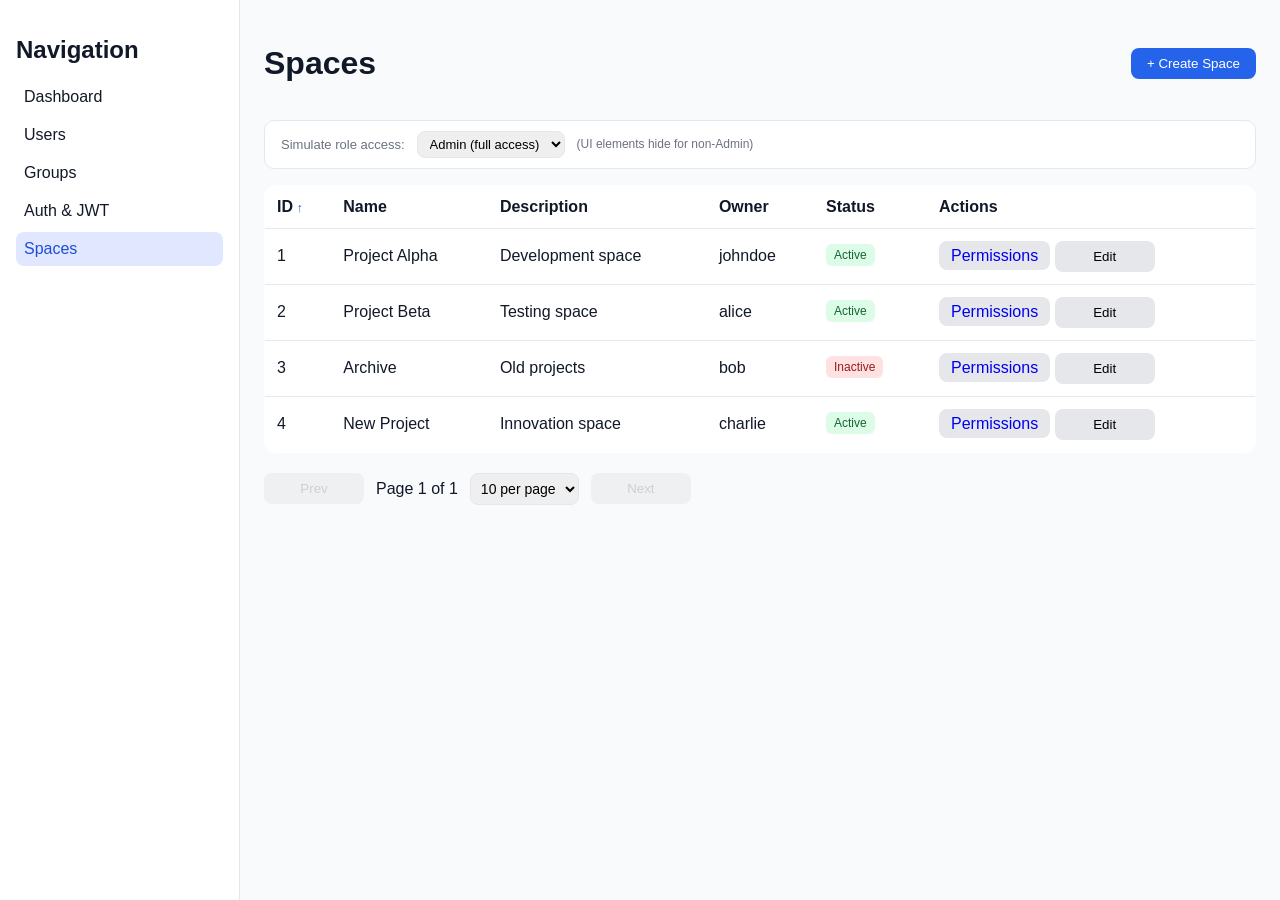
<file: documents/prototypes/admin-panel/spaces.html>
<!DOCTYPE html>
<html lang="ru">
<head>
  <meta charset="UTF-8">
  <title>Admin Panel - Spaces</title>
  <link rel="stylesheet" href="../style.css">
</head>
<body>
<div class="layout">
  <div class="sidebar">
    <h2>Navigation</h2>
      <ul>
        <li><a href="index.html">Dashboard</a></li>
        <li><a href="users.html">Users</a></li>
        <li><a href="groups.html">Groups</a></li>
        <li><a href="auth-setup.html">Auth & JWT</a></li>
        <li class="active"><a href="spaces.html">Spaces</a></li>
      </ul>
  </div>

  <div class="content" style="display: flex; gap: 24px;">
    <div style="flex: 1;">
      <div class="header">
        <h1>Spaces</h1>
        <button class="button-primary" id="createBtn" onclick="openSpaceModal(false)">+ Create Space</button>
      </div>

      <div class="role-selector-bar">
        <label>Simulate role access:</label>
        <select id="currentRoleSelector">
          <option value="Admin" selected>Admin (full access)</option>
          <option value="Editor">Editor (restricted)</option>
          <option value="Reader">Reader (restricted)</option>
        </select>
        <span style="font-size:12px; color:#6B7280;">(UI elements hide for non-Admin)</span>
      </div>

      <!-- Spaces Section -->
      <div id="spacesSection" class="admin-section">
      <div style="overflow-x:auto;">
        <table id="spacesTable">
          <thead>
            <tr>
              <th data-sort="id">ID</th>
              <th data-sort="name">Name</th>
              <th data-sort="description">Description</th>
              <th data-sort="owner">Owner</th>
              <th data-sort="status">Status</th>
              <th>Actions</th>
            </tr>
          </thead>
          <tbody id="spacesTbody"></tbody>
        </table>
      </div>
      <div class="pagination" id="spacesPagination">
        <button class="button-secondary" id="spacesPrevBtn">Prev</button>
        <span id="spacesPageInfo">Page 1 of 1</span>
        <select id="spacesPerPageSelect">
          <option value="5">5 per page</option>
          <option value="10" selected>10 per page</option>
          <option value="20">20 per page</option>
          <option value="50">50 per page</option>
          <option value="All">All</option>
        </select>
        <button class="button-secondary" id="spacesNextBtn">Next</button>
      </div>
      <div class="states"><p id="spacesEmptyMsg" style="display:none; text-align:center;">No spaces found</p></div>
    </div>
  </div>
  </div>
</div>
<!-- Space Modal -->
<div class="modal" id="spaceModal">
  <div class="modal-content">
    <h3 id="spaceModalTitle">Create Space</h3>
    <div class="form-group"><label>Name *</label><input id="spaceName" placeholder="Space name"></div>
    <div class="form-group"><label>Description</label><textarea id="spaceDesc" rows="2" style="width:100%;"></textarea></div>
    <div class="form-group"><label>Owner (login)</label><input id="spaceOwner" placeholder="Owner login"></div>
    <div class="form-group"><label>Status</label><select id="spaceStatus"><option>Active</option><option>Inactive</option></select></div>
    <div style="display:flex; gap:12px; justify-content:flex-end;">
      <button class="button-primary" id="saveSpaceBtn">Save</button>
      <button class="button-secondary" id="closeSpaceModalBtn">Cancel</button>
    </div>
  </div>
</div>

<div class="toast" id="toast">Success</div>

<script>
  let spacesData = [
    {id: 1, name: 'Project Alpha', description: 'Development space', owner: 'johndoe', status: 'Active'},
    {id: 2, name: 'Project Beta', description: 'Testing space', owner: 'alice', status: 'Active'},
    {id: 3, name: 'Archive', description: 'Old projects', owner: 'bob', status: 'Inactive'},
    {id: 4, name: 'New Project', description: 'Innovation space', owner: 'charlie', status: 'Active'}
  ];

  let spacesState = { sortKey: 'id', sortDir: 'asc', page: 1, rowsPerPage: 10 };
    let editingSpaceId = null;

    function showToast(msg, isError) {
    const toast = document.getElementById('toast');
    toast.textContent = msg;
    toast.className = 'toast' + (isError ? ' toast-error' : '');
    toast.style.display = 'block';
    setTimeout(() => { toast.style.display = 'none'; toast.className = 'toast'; }, 2000);
  }

  function escapeHtml(str) { return String(str).replace(/[&<>]/g, function(m){if(m==='&') return '&amp;'; if(m==='<') return '&lt;'; if(m==='>') return '&gt;'; return m;}); }

  function updateAccessUI() {
    const currentRole = document.getElementById('currentRoleSelector').value;
    const section = document.getElementById('spacesSection');
    const createBtn = document.getElementById('createBtn');

    if (currentRole === 'Admin') {
      section.classList.remove('restricted-area');
      createBtn.disabled = false;
    } else {
      section.classList.add('restricted-area');
      createBtn.disabled = true;
    }
  }

  function renderSpaces() {
    let filtered = [...spacesData];
    filtered.sort((a,b) => {
      let valA = a[spacesState.sortKey];
      let valB = b[spacesState.sortKey];
      if (typeof valA === 'string') { valA = valA.toLowerCase(); valB = valB.toLowerCase(); }
      if (valA < valB) return spacesState.sortDir === 'asc' ? -1 : 1;
      if (valA > valB) return spacesState.sortDir === 'asc' ? 1 : -1;
      return 0;
    });

    let perPage = spacesState.rowsPerPage === 'All' ? filtered.length : Number(spacesState.rowsPerPage);
    if (perPage === 0) perPage = filtered.length;
    const totalPages = perPage === 0 ? 1 : Math.ceil(filtered.length / perPage);
    if (spacesState.page > totalPages) spacesState.page = totalPages;
    const start = (spacesState.page - 1) * perPage;
    const pageData = perPage === 0 ? filtered : filtered.slice(start, start + perPage);

    const tbody = document.getElementById('spacesTbody');
    if (pageData.length === 0) {
      tbody.innerHTML = '<tr><td colspan="6" style="text-align:center;">No spaces</td></tr>';
    } else {
      tbody.innerHTML = pageData.map(s => `
        <tr>
          <td>${s.id}</td>
          <td>${escapeHtml(s.name)}</td>
          <td>${escapeHtml(s.description)}</td>
          <td>${escapeHtml(s.owner)}</td>
          <td><span class="badge ${s.status.toLowerCase()}">${s.status}</span></td>
          <td class="actions">
                      <a href="space-permissions.html?id=${s.id}&name=${encodeURIComponent(s.name)}" class="button-secondary" style="text-decoration:none; padding: 6px 12px; min-width: auto;">Permissions</a>
                      <button class="button-secondary" onclick="editSpace(${s.id})">Edit</button>
                    </td>
        </tr>
      `).join('');
    }
    document.getElementById('spacesPageInfo').innerText = `Page ${spacesState.page} of ${totalPages}`;
    document.getElementById('spacesPrevBtn').disabled = spacesState.page <= 1;
    document.getElementById('spacesNextBtn').disabled = spacesState.page >= totalPages;
    document.getElementById('spacesEmptyMsg').style.display = filtered.length === 0 ? 'block' : 'none';

    document.querySelectorAll('#spacesTable th[data-sort]').forEach(th => th.classList.remove('sort-asc','sort-desc'));
    const activeTh = document.querySelector(`#spacesTable th[data-sort="${spacesState.sortKey}"]`);
    if (activeTh) activeTh.classList.add(`sort-${spacesState.sortDir}`);
  }

  function openSpaceModal(editMode = false) {
    document.getElementById('spaceModal').style.display = 'flex';
    if (!editMode) {
      editingSpaceId = null;
      document.getElementById('spaceModalTitle').innerText = 'Create Space';
      document.getElementById('spaceName').value = '';
      document.getElementById('spaceDesc').value = '';
      document.getElementById('spaceOwner').value = '';
      document.getElementById('spaceStatus').value = 'Active';
    }
  }

    function editSpace(id) {
    const currentRole = document.getElementById('currentRoleSelector').value;
    if (currentRole !== 'Admin') {
      showToast('Only Admin can edit spaces', true);
      return;
    }
    const space = spacesData.find(s => s.id === id);
    if (!space) return;
    editingSpaceId = id;
    document.getElementById('spaceModalTitle').innerText = 'Edit Space';
    document.getElementById('spaceName').value = space.name;
    document.getElementById('spaceDesc').value = space.description;
    document.getElementById('spaceOwner').value = space.owner;
    document.getElementById('spaceStatus').value = space.status;
    document.getElementById('spaceModal').style.display = 'flex';
  }

    function saveSpace() {
    const currentRole = document.getElementById('currentRoleSelector').value;
    if (currentRole !== 'Admin') {
      showToast('Only Admin can modify spaces', true);
      return;
    }
    const name = document.getElementById('spaceName').value.trim();
    const description = document.getElementById('spaceDesc').value.trim();
    const owner = document.getElementById('spaceOwner').value.trim();
    const status = document.getElementById('spaceStatus').value;
    if (!name) { showToast('Space name is required'); return; }
    if (editingSpaceId === null) {
      const newId = spacesData.length ? Math.max(...spacesData.map(s => s.id)) + 1 : 5;
      spacesData.push({ id: newId, name, description, owner: owner || 'system', status });
      showToast(`Space "${name}" created`);
    } else {
      const idx = spacesData.findIndex(s => s.id === editingSpaceId);
      if (idx !== -1) {
        spacesData[idx] = { ...spacesData[idx], name, description, owner: owner || spacesData[idx].owner, status };
        showToast(`Space "${name}" updated`);
      }
    }
    document.getElementById('spaceModal').style.display = 'none';
    renderSpaces();
  }

    

  document.addEventListener('DOMContentLoaded', () => {
    updateAccessUI();
    renderSpaces();
    document.querySelectorAll('#spacesTable th[data-sort]').forEach(th => {
      th.addEventListener('click', () => {
        const key = th.dataset.sort;
        if (spacesState.sortKey === key) spacesState.sortDir = spacesState.sortDir === 'asc' ? 'desc' : 'asc';
        else { spacesState.sortKey = key; spacesState.sortDir = 'asc'; }
        renderSpaces();
      });
    });
    document.getElementById('spacesPrevBtn').addEventListener('click', () => { if(spacesState.page > 1) { spacesState.page--; renderSpaces(); } });
    document.getElementById('spacesNextBtn').addEventListener('click', () => {
      let perPage = spacesState.rowsPerPage === 'All' ? spacesData.length : Number(spacesState.rowsPerPage);
      let totalPages = perPage === 0 ? 1 : Math.ceil(spacesData.length / perPage);
      if(spacesState.page < totalPages) { spacesState.page++; renderSpaces(); }
    });
    document.getElementById('spacesPerPageSelect').addEventListener('change', (e) => {
      spacesState.rowsPerPage = e.target.value;
      spacesState.page = 1;
      renderSpaces();
    });
        document.getElementById('closeSpaceModalBtn').addEventListener('click', () => document.getElementById('spaceModal').style.display = 'none');
    document.getElementById('saveSpaceBtn').addEventListener('click', saveSpace);
    document.getElementById('currentRoleSelector').addEventListener('change', updateAccessUI);
    
    window.onclick = (e) => { if(e.target.classList.contains('modal')) e.target.style.display = 'none'; };
  });
</script>
</body>
</html>
</file>
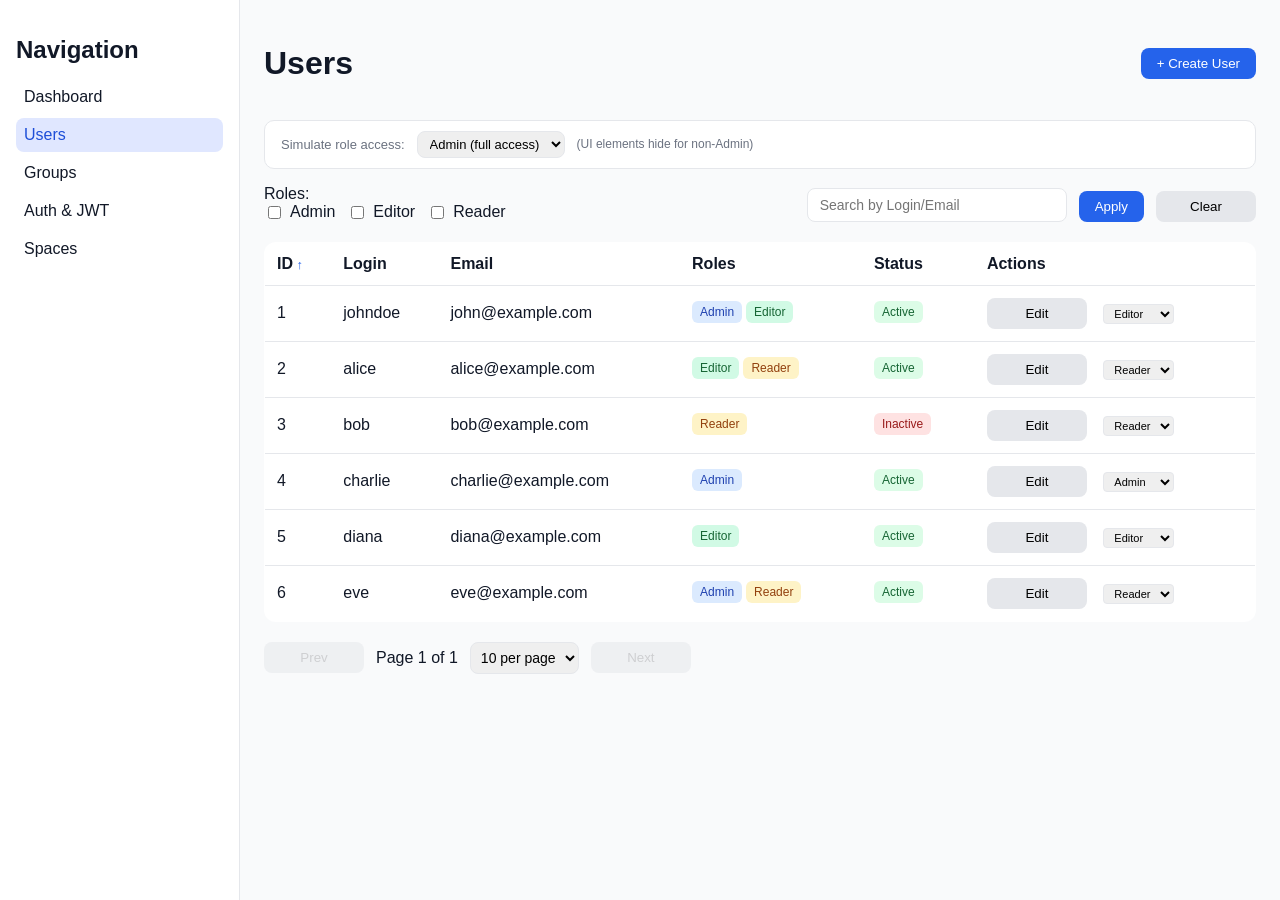
<file: documents/prototypes/admin-panel/users.html>
<!DOCTYPE html>
<html lang="ru">
<head>
  <meta charset="UTF-8">
  <title>Admin Panel - Users</title>
  <link rel="stylesheet" href="../style.css">
</head>
<body>
<div class="layout">
  <div class="sidebar">
    <h2>Navigation</h2>
    <ul>
      <li><a href="index.html">Dashboard</a></li>
      <li class="active"><a href="users.html">Users</a></li>
      <li><a href="groups.html">Groups</a></li>
      <li><a href="auth-setup.html">Auth & JWT</a></li>
      <li><a href="spaces.html">Spaces</a></li>
    </ul>
  </div>

  <div class="content">
    <div class="header">
      <h1>Users</h1>
      <button class="button-primary" id="createBtn" onclick="openUserModal(false)">+ Create User</button>
    </div>

    <div class="role-selector-bar">
          <label>Simulate role access:</label>
          <select id="currentRoleSelector">
            <option value="Admin" selected>Admin (full access)</option>
            <option value="Editor">Editor (restricted)</option>
            <option value="Reader">Reader (restricted)</option>
          </select>
          <span style="font-size:12px; color:#6B7280;">(UI elements hide for non-Admin)</span>
        </div>

        <div id="usersSection" class="admin-section">
          <div class="filter-bar">
            <div class="filter-group">
              <label>Roles:</label>
              <div class="role-filters">
                <label><input type="checkbox" value="Admin" class="roleFilter"> Admin</label>
                <label><input type="checkbox" value="Editor" class="roleFilter"> Editor</label>
                <label><input type="checkbox" value="Reader" class="roleFilter"> Reader</label>
              </div>
            </div>
            <input type="text" id="searchInput" placeholder="Search by Login/Email" style="flex:1; max-width:260px;">
            <button class="button-primary" id="applyFiltersBtn">Apply</button>
            <button class="button-secondary" id="clearFiltersBtn">Clear</button>
          </div>

      <div style="overflow-x:auto;">
        <table id="usersTable">
          <thead>
            <tr>
              <th data-sort="id">ID</th>
              <th data-sort="login">Login</th>
              <th data-sort="email">Email</th>
              <th data-sort="roles">Roles</th>
              <th data-sort="status">Status</th>
              <th>Actions</th>
            </tr>
          </thead>
          <tbody id="usersTbody"></tbody>
        </table>
      </div>

      <div class="pagination" id="usersPagination">
        <button class="button-secondary" id="usersPrevBtn">Prev</button>
        <span id="usersPageInfo">Page 1 of 1</span>
        <select id="usersPerPageSelect">
          <option value="5">5 per page</option>
          <option value="10" selected>10 per page</option>
          <option value="20">20 per page</option>
          <option value="50">50 per page</option>
          <option value="All">All</option>
        </select>
        <button class="button-secondary" id="usersNextBtn">Next</button>
      </div>
      <div class="states">
        <p id="usersEmptyMsg" style="display:none; text-align:center;">No users found</p>
      </div>
    </div>
  </div>

<!-- User Modal -->
<div class="modal" id="userModal">
  <div class="modal-content">
    <h3 id="userModalTitle">Create User</h3>
    <div class="form-group">
      <label>Login *</label>
      <input type="text" id="userLogin" placeholder="Enter login">
    </div>
    <div class="form-group">
      <label>Email *</label>
      <input type="email" id="userEmail" placeholder="user@example.com">
    </div>
    <div class="form-group">
      <label>Roles (multiple choice)</label>
      <div class="checkbox-row">
        <label><input type="checkbox" value="Admin" class="userRoleCheckbox"> Admin</label>
        <label><input type="checkbox" value="Editor" class="userRoleCheckbox"> Editor</label>
        <label><input type="checkbox" value="Reader" class="userRoleCheckbox"> Reader</label>
      </div>
    </div>
    <div class="form-group">
      <label>Status</label>
      <select id="userStatus">
        <option value="Active">Active</option>
        <option value="Inactive">Inactive</option>
      </select>
    </div>
    <div class="form-group">
      <label>Password (leave empty to keep unchanged)</label>
      <input type="password" id="userPassword" placeholder="••••••••">
    </div>
    <div style="display:flex; gap:12px; justify-content:flex-end;">
      <button class="button-primary" id="saveUserBtn">Save</button>
      <button class="button-secondary" id="closeUserModalBtn">Cancel</button>
    </div>
  </div>
</div>

<div class="toast" id="toast">Success</div>

<script>
  let usersData = [
    {id: 1, login: 'johndoe', email: 'john@example.com', roles: ['Admin', 'Editor'], status: 'Active', password: ''},
    {id: 2, login: 'alice', email: 'alice@example.com', roles: ['Editor', 'Reader'], status: 'Active', password: ''},
    {id: 3, login: 'bob', email: 'bob@example.com', roles: ['Reader'], status: 'Inactive', password: ''},
    {id: 4, login: 'charlie', email: 'charlie@example.com', roles: ['Admin'], status: 'Active', password: ''},
    {id: 5, login: 'diana', email: 'diana@example.com', roles: ['Editor'], status: 'Active', password: ''},
    {id: 6, login: 'eve', email: 'eve@example.com', roles: ['Admin', 'Reader'], status: 'Active', password: ''}
  ];

  let usersState = { sortKey: 'id', sortDir: 'asc', page: 1, rowsPerPage: 10, roleFilters: [], searchTerm: '' };
    let editingUserId = null;

  // Current admin id (charlie — id=4) for self-demotion protection
  const CURRENT_ADMIN_ID = 4;

  function showToast(msg, isError) {
    const toast = document.getElementById('toast');
    toast.textContent = msg;
    toast.className = 'toast' + (isError ? ' toast-error' : '');
    toast.style.display = 'block';
    setTimeout(() => { toast.style.display = 'none'; toast.className = 'toast'; }, 2000);
  }

    function isCurrentAdmin(id) {
    return id === CURRENT_ADMIN_ID;
  }

  function updateAccessUI() {
    const currentRole = document.getElementById('currentRoleSelector').value;
    const section = document.getElementById('usersSection');
    const createBtn = document.getElementById('createBtn');

    if (currentRole === 'Admin') {
      section.classList.remove('restricted-area');
      createBtn.disabled = false;
    } else {
      section.classList.add('restricted-area');
      createBtn.disabled = true;
    }
  }

  function escapeHtml(str) { return String(str).replace(/[&<>]/g, function(m){if(m==='&') return '&amp;'; if(m==='<') return '&lt;'; if(m==='>') return '&gt;'; return m;}); }

  function getFilteredUsers() {
    return usersData.filter(user => {
      if (usersState.roleFilters.length && !usersState.roleFilters.some(r => user.roles.includes(r))) return false;
      if (usersState.searchTerm && !(user.login.toLowerCase().includes(usersState.searchTerm) || user.email.toLowerCase().includes(usersState.searchTerm))) return false;
      return true;
    });
  }

  function renderUsers() {
    let filtered = getFilteredUsers();
    filtered.sort((a,b) => {
      let valA = a[usersState.sortKey];
      let valB = b[usersState.sortKey];
      if (Array.isArray(valA)) valA = valA.join(',');
      if (Array.isArray(valB)) valB = valB.join(',');
      if (typeof valA === 'string') { valA = valA.toLowerCase(); valB = valB.toLowerCase(); }
      if (valA < valB) return usersState.sortDir === 'asc' ? -1 : 1;
      if (valA > valB) return usersState.sortDir === 'asc' ? 1 : -1;
      return 0;
    });

    let perPage = usersState.rowsPerPage === 'All' ? filtered.length : Number(usersState.rowsPerPage);
    if (perPage === 0) perPage = filtered.length;
    const totalPages = perPage === 0 ? 1 : Math.ceil(filtered.length / perPage);
    if (usersState.page > totalPages) usersState.page = totalPages;
    const start = (usersState.page - 1) * perPage;
    const pageData = perPage === 0 ? filtered : filtered.slice(start, start + perPage);

    const tbody = document.getElementById('usersTbody');
    if (pageData.length === 0) {
      tbody.innerHTML = '<tr><td colspan="6" style="text-align:center;">No users</td></tr>';
    } else {
      tbody.innerHTML = pageData.map(u => `
        <tr>
          <td>${u.id}</td>
          <td>${escapeHtml(u.login)}</td>
          <td>${escapeHtml(u.email)}</td>
          <td>${u.roles.map(r => `<span class="badge ${r}">${r}</span>`).join('')}</td>
          <td><span class="badge ${u.status.toLowerCase()}">${u.status}</span></td>
                    <td class="actions">
                                <button class="button-secondary" onclick="editUser(${u.id})">Edit</button>
                                <select class="role-quick-select" onchange="quickChangeRole(${u.id}, this.value)">
                                  <option value="Admin" ${u.roles.includes('Admin') ? 'selected' : ''}>Admin</option>
                                  <option value="Editor" ${u.roles.includes('Editor') ? 'selected' : ''}>Editor</option>
                                  <option value="Reader" ${u.roles.includes('Reader') ? 'selected' : ''}>Reader</option>
                                </select>
                              </td>
        </tr>
      `).join('');
    }
    document.getElementById('usersPageInfo').innerText = `Page ${usersState.page} of ${totalPages}`;
    document.getElementById('usersPrevBtn').disabled = usersState.page <= 1;
    document.getElementById('usersNextBtn').disabled = usersState.page >= totalPages;
    document.getElementById('usersEmptyMsg').style.display = filtered.length === 0 ? 'block' : 'none';

    document.querySelectorAll('#usersTable th[data-sort]').forEach(th => th.classList.remove('sort-asc','sort-desc'));
    const activeTh = document.querySelector(`#usersTable th[data-sort="${usersState.sortKey}"]`);
    if (activeTh) activeTh.classList.add(`sort-${usersState.sortDir}`);
  }

  function applyUserFilters() {
    const checked = Array.from(document.querySelectorAll('.roleFilter:checked')).map(cb => cb.value);
    usersState.roleFilters = checked;
    usersState.searchTerm = document.getElementById('searchInput').value.trim().toLowerCase();
    usersState.page = 1;
    renderUsers();
    showToast('Filters applied');
  }

  function clearUserFilters() {
    document.querySelectorAll('.roleFilter').forEach(cb => cb.checked = false);
    document.getElementById('searchInput').value = '';
    usersState.roleFilters = [];
    usersState.searchTerm = '';
    usersState.page = 1;
    renderUsers();
    showToast('Filters cleared');
  }

  function openUserModal(editMode = false) {
    document.getElementById('userModal').style.display = 'flex';
    if (!editMode) {
      editingUserId = null;
      document.getElementById('userModalTitle').innerText = 'Create User';
      document.getElementById('userLogin').value = '';
      document.getElementById('userEmail').value = '';
      document.querySelectorAll('.userRoleCheckbox').forEach(cb => cb.checked = false);
      document.getElementById('userStatus').value = 'Active';
      document.getElementById('userPassword').value = '';
    }
  }

    function editUser(id) {
    // US4.1.6 Scenario 4: Protect self-demotion in modal
    if (isCurrentAdmin(id)) {
      showToast('Cannot edit own user in modal', true);
      return;
    }
    const user = usersData.find(u => u.id === id);
    if (!user) return;
    editingUserId = id;
    document.getElementById('userModalTitle').innerText = 'Edit User';
    document.getElementById('userLogin').value = user.login;
    document.getElementById('userEmail').value = user.email;
    document.querySelectorAll('.userRoleCheckbox').forEach(cb => {
      cb.checked = user.roles.includes(cb.value);
    });
    document.getElementById('userStatus').value = user.status;
    document.getElementById('userPassword').value = '';
    document.getElementById('userModal').style.display = 'flex';
  }

  function saveUser() {
    const login = document.getElementById('userLogin').value.trim();
    const email = document.getElementById('userEmail').value.trim();
    const roles = Array.from(document.querySelectorAll('.userRoleCheckbox:checked')).map(cb => cb.value);
    const status = document.getElementById('userStatus').value;
    const password = document.getElementById('userPassword').value;
    if (!login || !email) {
      showToast('Login and Email are required');
      return;
    }
    if (editingUserId === null) {
      const newId = usersData.length ? Math.max(...usersData.map(u => u.id)) + 1 : 7;
      usersData.push({ id: newId, login, email, roles, status, password: password || '' });
      showToast(`User "${login}" created`);
    } else {
      const idx = usersData.findIndex(u => u.id === editingUserId);
      if (idx !== -1) {
        usersData[idx] = { ...usersData[idx], login, email, roles, status };
        if (password) usersData[idx].password = password;
        showToast(`User "${login}" updated`);
      }
    }
    document.getElementById('userModal').style.display = 'none';
    renderUsers();
  }

    function quickChangeRole(userId, newRole) {
      // US4.1.6 Scenario 4: Protect self-demotion
      if (isCurrentAdmin(userId)) {
        showToast('Cannot change own role', true);
        document.getElementById('currentRoleSelector').value = 'Admin';
        return;
      }
      const user = usersData.find(u => u.id === userId);
      if (!user) return;
      user.roles = [newRole];
      showToast(`Role changed to ${newRole} for ${user.login}`);
      renderUsers();
    }

    

  document.addEventListener('DOMContentLoaded', () => {
    updateAccessUI();
    renderUsers();
    document.querySelectorAll('#usersTable th[data-sort]').forEach(th => {
      th.addEventListener('click', () => {
        const key = th.dataset.sort;
        if (usersState.sortKey === key) usersState.sortDir = usersState.sortDir === 'asc' ? 'desc' : 'asc';
        else { usersState.sortKey = key; usersState.sortDir = 'asc'; }
        renderUsers();
      });
    });
    document.getElementById('usersPrevBtn').addEventListener('click', () => { if(usersState.page > 1) { usersState.page--; renderUsers(); } });
    document.getElementById('usersNextBtn').addEventListener('click', () => {
      let filtered = getFilteredUsers();
      let perPage = usersState.rowsPerPage === 'All' ? filtered.length : Number(usersState.rowsPerPage);
      let totalPages = perPage === 0 ? 1 : Math.ceil(filtered.length / perPage);
      if(usersState.page < totalPages) { usersState.page++; renderUsers(); }
    });
    document.getElementById('usersPerPageSelect').addEventListener('change', (e) => {
      usersState.rowsPerPage = e.target.value;
      usersState.page = 1;
      renderUsers();
    });
    document.getElementById('applyFiltersBtn').addEventListener('click', applyUserFilters);
    document.getElementById('clearFiltersBtn').addEventListener('click', clearUserFilters);
    document.getElementById('searchInput').addEventListener('keypress', (e) => { if(e.key === 'Enter') applyUserFilters(); });
    document.getElementById('closeUserModalBtn').addEventListener('click', () => document.getElementById('userModal').style.display = 'none');
    document.getElementById('saveUserBtn').addEventListener('click', saveUser);
        document.getElementById('cancelDeleteBtn').addEventListener('click', () => document.getElementById('deleteModal').style.display = 'none');
    document.getElementById('confirmDeleteBtn').addEventListener('click', confirmDelete);
    document.getElementById('currentRoleSelector').addEventListener('change', updateAccessUI);
    window.onclick = (e) => { if(e.target.classList.contains('modal')) e.target.style.display = 'none'; };
  });
</script>
</body>
</html>
</file>
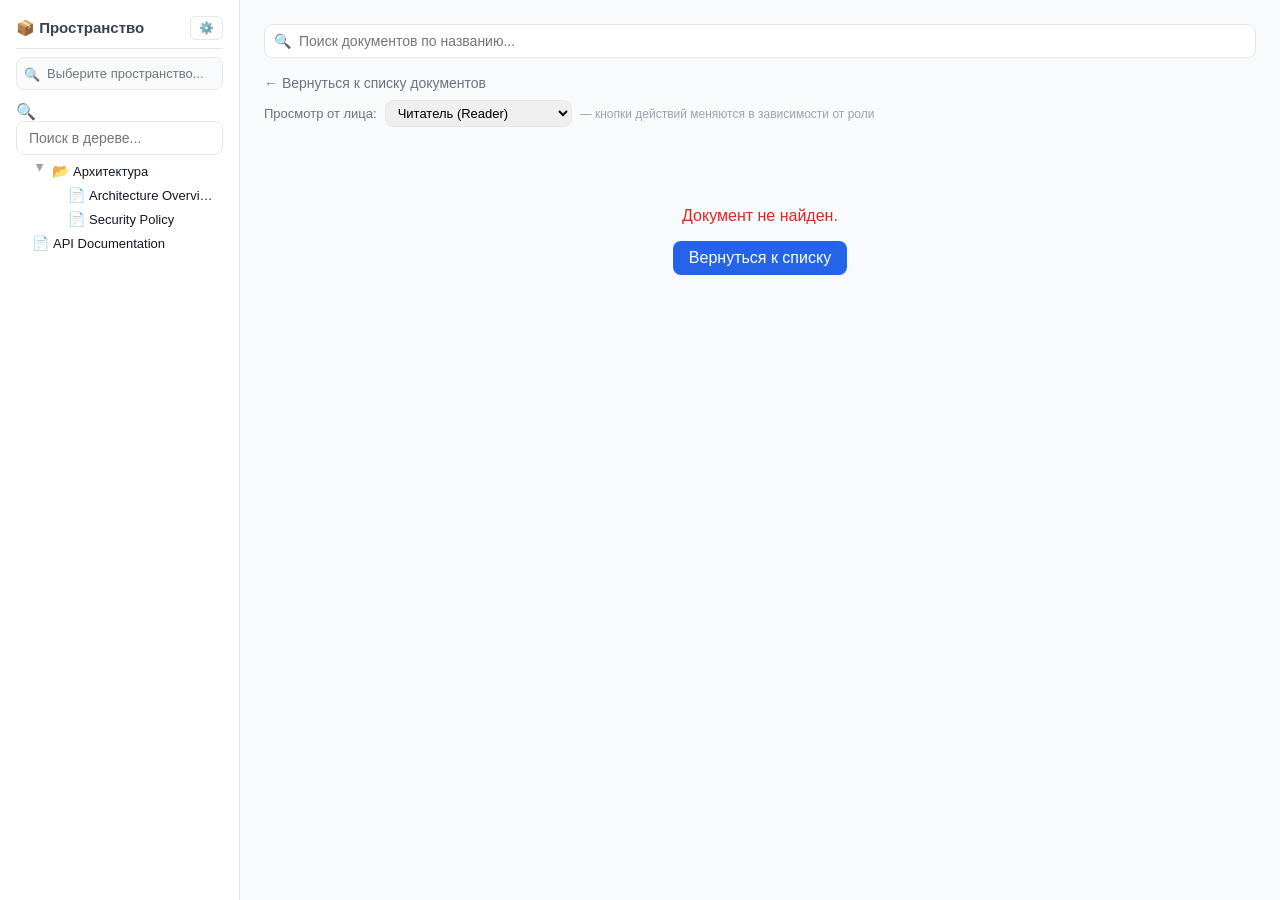
<file: documents/prototypes/content-management/document-viewer.html>
<!DOCTYPE html>
<html lang="ru">
<head>
  <meta charset="UTF-8">
  <title>Document Viewer — US1.1.5</title>
  <link rel="stylesheet" href="../style.css">
  <style>
    .viewer-back { margin-bottom:8px; }
    .viewer-back a { text-decoration:none; color:#6B7280; font-size:14px; }
    .viewer-back a:hover { color:#2563EB; }
    .viewer-loading { text-align:center; padding:48px; color:#9CA3AF; }
    .viewer-error { text-align:center; padding:48px; color:#DC2626; }
    .viewer-error p { margin-bottom:16px; }
  </style>
</head>
<body>
<div class="layout">
  <div class="sidebar">
    <div class="space-header">
      <h2>📦 Пространство</h2>
      <div class="space-actions">
        <button onclick="location.href='../admin-panel/spaces.html'" title="Управление пространствами">⚙️</button>
      </div>
    </div>
    <div class="space-selector">
      <div class="space-search-wrap">
        <span class="search-icon">🔍</span>
        <input type="text" id="spaceSearchInput" placeholder="Выберите пространство..." oninput="onSpaceSearchInput()" onfocus="openSpaceDropdown()" autocomplete="off">
      </div>
      <div class="space-dropdown" id="spaceDropdown"></div>
    </div>
    <div class="sidebar-search">
      <span class="search-icon">🔍</span>
      <input type="text" id="treeSearchInput" placeholder="Поиск в дереве..." oninput="onTreeSearch()" autocomplete="off">
    </div>
    <div class="tree-nav" id="treeNav">
      <div class="tree-empty">Выберите пространство</div>
    </div>
  </div>

  <div class="content">
    <div class="header">
      <div class="search-bar">
        <div class="search-input-wrap">
          <span class="search-icon">🔍</span>
          <input type="text" id="globalSearchInput" placeholder="Поиск документов по названию..." oninput="debounceSearch()" autocomplete="off">
          <div class="search-results-panel" id="searchResultsPanel"></div>
        </div>
      </div>
    </div>

    <div class="viewer-back">
      <a href="documents.html">&larr; Вернуться к списку документов</a>
    </div>

    <div class="role-toggle">
      <label>Просмотр от лица:</label>
      <select id="roleSelector" onchange="updateViewRole()">
        <option value="reader">Читатель (Reader)</option>
        <option value="editor">Редактор (Editor / Автор)</option>
      </select>
      <span style="font-size:12px;color:#9CA3AF;">— кнопки действий меняются в зависимости от роли</span>
    </div>

    <div id="viewerContent" style="display:none;">
      <div class="doc-view-breadcrumbs" id="viewBreadcrumbs">
        <a href="index.html">Главная</a>
        <span class="separator">›</span>
        <span id="viewBreadcrumbSpace">—</span>
        <span class="separator">›</span>
        <span id="viewBreadcrumbCurrent">—</span>
      </div>

      <div class="doc-view-header">
        <div class="doc-view-title">
          <span id="viewDocTitle">—</span>
          <span class="badge published" id="viewStatusBadge" style="display:none;">Published</span>
        </div>
        <div class="doc-view-meta">
          <span class="meta-item">Автор: <strong id="viewDocAuthor">—</strong></span>
          <span class="meta-item">Обновлено: <strong id="viewDocUpdated">—</strong></span>
        </div>
      </div>

      <div class="doc-view-actions" id="viewActions">
        <button class="button-primary" id="viewEditBtn" style="display:none;" onclick="editDocument()">Редактировать</button>
        <button class="button-secondary" id="viewHistoryBtn" onclick="alert('История версий (US1.2.1) — в разработке')">История версий</button>
        <button class="button-secondary" id="viewExportBtn" onclick="alert('Экспорт (US1.1.4) — в разработке')">Экспорт</button>
        <button class="button-danger" id="viewDeleteBtn" style="display:none;" onclick="deleteDocument()">Удалить</button>
      </div>

      <div class="preview-content" id="viewDocContent">
        <p style="color:#9CA3AF;">Загрузка содержимого...</p>
      </div>

      <div class="doc-view-attachments" id="viewAttachmentsBlock" style="display:none;">
        <h3>Вложения</h3>
        <div id="viewAttachmentList"></div>
      </div>
    </div>

    <div class="viewer-loading" id="viewerLoading">
      <p>Загрузка документа...</p>
    </div>

    <div class="viewer-error" id="viewerError" style="display:none;">
      <p>Документ не найден.</p>
      <a href="documents.html" class="button-primary" style="text-decoration:none; display:inline-block;">Вернуться к списку</a>
    </div>
  </div>
</div>

<div class="toast" id="toast">Success</div>

<script>
  let currentDocId = null;
  let searchDebounceTimer = null;
  let selectedSpace = 'Project Alpha';

  const spaceList = [
    { name: 'Project Alpha', owner: 'johndoe' },
    { name: 'Project Beta', owner: 'alice' },
    { name: 'Knowledge Base', owner: 'bob' }
  ];

  const spaceContents = {
    'Project Alpha': {
      groups: {
        'Архитектура': [
          { name: 'Architecture Overview', id: 2 },
          { name: 'Security Policy', id: 7 }
        ]
      },
      docs: [
        { name: 'API Documentation', id: 1 }
      ]
    },
    'Project Beta': {
      groups: {
        'Тестирование': [
          { name: 'Testing Strategy', id: 4 }
        ]
      },
      docs: [
        { name: 'Deployment Guide', id: 5 }
      ]
    },
    'Knowledge Base': {
      groups: {},
      docs: [
        { name: 'Development Setup', id: 3 },
        { name: 'User Manual v2', id: 6 }
      ]
    }
  };

  const sampleAttachments = [
    { name: 'architecture-diagram.png', size: '2.4 MB', icon: '🖼' },
    { name: 'api-specification-v2.pdf', size: '1.1 MB', icon: '📄' },
    { name: 'data-model.sql', size: '8 KB', icon: '📝' }
  ];

  function showToast(msg) {
    const t = document.getElementById('toast');
    t.textContent = msg;
    t.style.display = 'block';
    setTimeout(() => t.style.display = 'none', 2000);
  }

  function escapeHtml(str) {
    return String(str).replace(/[&<>]/g, function(m) {
      if (m === '&') return '&amp;'; if (m === '<') return '&lt;'; if (m === '>') return '&gt;'; return m;
    });
  }

  // --- Space Selector ---
  function renderSpaceDropdown(filterText) {
    const dropdown = document.getElementById('spaceDropdown');
    const filter = (filterText || '').toLowerCase();
    const filtered = filter ? spaceList.filter(s => s.name.toLowerCase().includes(filter)) : spaceList;
    if (filtered.length === 0) {
      dropdown.innerHTML = '<div class="space-option-empty">Пространства не найдены</div>';
    } else {
      dropdown.innerHTML = filtered.map(s =>
        `<div class="space-option ${s.name === selectedSpace ? 'active' : ''}" onclick="selectSpace('${escapeHtml(s.name)}')">📁 ${escapeHtml(s.name)}</div>`
      ).join('');
    }
  }

  function openSpaceDropdown() {
    document.getElementById('spaceDropdown').classList.add('open');
    renderSpaceDropdown(document.getElementById('spaceSearchInput').value);
  }

  function closeSpaceDropdown() {
    document.getElementById('spaceDropdown').classList.remove('open');
  }

  function onSpaceSearchInput() {
    renderSpaceDropdown(document.getElementById('spaceSearchInput').value);
    document.getElementById('spaceDropdown').classList.add('open');
  }

  function selectSpace(name) {
    selectedSpace = name;
    document.getElementById('spaceSearchInput').value = name;
    document.getElementById('treeSearchInput').value = '';
    closeSpaceDropdown();
    renderTree('');
  }

  // --- Tree ---
  function renderTree(filterText) {
    const container = document.getElementById('treeNav');
    const content = spaceContents[selectedSpace];
    if (!content) { container.innerHTML = '<div class="tree-empty">Нет данных</div>'; return; }

    const ft = (filterText || '').toLowerCase().trim();
    let html = '';
    let hasVisible = false;

    const groupEntries = Object.entries(content.groups);
    groupEntries.forEach(([groupName, docs]) => {
      const filteredDocs = ft ? docs.filter(d => d.name.toLowerCase().includes(ft)) : docs;
      const groupMatch = !ft || groupName.toLowerCase().includes(ft);
      if (!groupMatch && filteredDocs.length === 0) return;
      hasVisible = true;
      const groupOpen = groupMatch || filteredDocs.length > 0;

      html += '<div class="tree-item group">';
      html += `<div class="tree-row" onclick="toggleGroup('${escapeHtml(groupName)}')">`;
      html += `<span class="tree-toggle-icon ${groupOpen ? 'expanded' : ''}">▶</span>`;
      html += `<span class="tree-icon">📂</span>`;
      html += `<span class="tree-name">${escapeHtml(groupName)}</span>`;
      html += '</div>';
      html += `<div class="tree-children ${groupOpen ? 'expanded' : ''}" data-group="${escapeHtml(groupName)}">`;
      (groupMatch ? docs : filteredDocs).forEach(doc => {
        const isActive = doc.id === currentDocId;
        const match = doc.name.toLowerCase().includes(ft);
        html += '<div class="tree-item doc">';
        html += `<div class="tree-row ${isActive ? 'active' : ''}${!match && ft ? ' faded' : ''}" onclick="openDoc(${doc.id})">`;
        html += `<span class="tree-icon">📄</span>`;
        html += `<span class="tree-name">${escapeHtml(doc.name)}</span>`;
        html += '</div></div>';
      });
      html += '</div></div>';
    });

    if (content.docs.length > 0) {
      const filteredDocs = ft ? content.docs.filter(d => d.name.toLowerCase().includes(ft)) : content.docs;
      if (filteredDocs.length > 0) hasVisible = true;
      filteredDocs.forEach(doc => {
        const isActive = doc.id === currentDocId;
        html += '<div class="tree-item doc" style="padding-left:8px;">';
        html += `<div class="tree-row ${isActive ? 'active' : ''}" onclick="openDoc(${doc.id})">`;
        html += `<span class="tree-icon">📄</span>`;
        html += `<span class="tree-name">${escapeHtml(doc.name)}</span>`;
        html += '</div></div>';
      });
    }

    container.innerHTML = hasVisible ? html : '<div class="tree-empty">Ничего не найдено</div>';
  }

  function onTreeSearch() {
    renderTree(document.getElementById('treeSearchInput').value);
  }

  function toggleGroup(groupName) {
    const children = document.querySelector(`.tree-children[data-group="${CSS.escape(groupName)}"]`);
    if (children) {
      children.classList.toggle('expanded');
      const icon = children.previousElementSibling?.querySelector('.tree-toggle-icon');
      if (icon) icon.classList.toggle('expanded');
    }
  }

  function openDoc(id) { location.href = 'document-viewer.html?docId=' + id; }

  // --- Search ---
  function debounceSearch() {
    clearTimeout(searchDebounceTimer);
    searchDebounceTimer = setTimeout(performSearch, 300);
  }

  function performSearch() {
    const query = document.getElementById('globalSearchInput').value.trim().toLowerCase();
    const panel = document.getElementById('searchResultsPanel');
    if (!query || query.length < 2) { panel.classList.remove('open'); return; }

    const stored = sessionStorage.getItem('documentsData');
    let docs = [];
    if (stored) { try { docs = JSON.parse(stored); } catch(e) {} }
    if (docs.length === 0) {
      docs = [
        { id: 1, title: 'API Documentation', space: 'Project Alpha', author: 'johndoe', status: 'Published', updated: '2025-04-28' },
        { id: 2, title: 'Architecture Overview', space: 'Project Alpha', author: 'alice', status: 'Published', updated: '2025-04-25' },
        { id: 3, title: 'Development Setup', space: 'Knowledge Base', author: 'bob', status: 'Draft', updated: '2025-05-01' },
        { id: 4, title: 'Testing Strategy', space: 'Project Beta', author: 'alice', status: 'Draft', updated: '2025-04-30' },
        { id: 5, title: 'Deployment Guide', space: 'Project Beta', author: 'charlie', status: 'Published', updated: '2025-04-20' },
        { id: 7, title: 'Security Policy', space: 'Project Alpha', author: 'charlie', status: 'Published', updated: '2025-04-29' }
      ];
    }

    const results = docs.filter(d => d.title.toLowerCase().includes(query) && d.status !== 'Deleted').slice(0, 10);

    if (results.length === 0) {
      panel.innerHTML = '<div class="search-result-empty">Документы не найдены</div>';
    } else {
      panel.innerHTML = results.map(r =>
        '<div class="search-result-item" onclick="location.href=\'document-viewer.html?docId=' + r.id + '\'">' +
          '<span class="result-icon">📄</span>' +
          '<div class="result-info">' +
            '<div class="result-title">' + escapeHtml(r.title) + '</div>' +
            '<div class="result-meta">' + escapeHtml(r.space) + ' · ' + escapeHtml(r.author) + ' · ' + r.updated + '</div>' +
          '</div>' +
        '</div>'
      ).join('');
    }
    panel.classList.add('open');
  }

  // --- Document Viewer ---
  function parseInline(text) {
    let result = escapeHtml(text);
    result = result.replace(/!\[([^\]]*)\]\(([^)]+)\)/g, '<img src="$2" alt="$1" class="preview-img">');
    result = result.replace(/\[([^\]]+)\]\(([^)]+)\)/g, '<a href="$2" target="_blank">$1</a>');
    result = result.replace(/\*\*(.+?)\*\*/g, '<strong>$1</strong>');
    result = result.replace(/\*(.+?)\*/g, '<em>$1</em>');
    result = result.replace(/`([^`]+)`/g, '<code>$1</code>');
    return result;
  }

  function renderWikiToHtml(raw) {
    let html = '';
    let inCodeBlock = false, codeBuffer = [], inList = false;
    const lines = raw.split('\n');
    for (let i = 0; i < lines.length; i++) {
      let line = lines[i];
      if (line.startsWith('```')) {
        if (inCodeBlock) {
          html += '<pre><code>' + escapeHtml(codeBuffer.join('\n')) + '</code></pre>\n';
          codeBuffer = []; inCodeBlock = false;
        } else {
          if (inList) { html += '</ul>\n'; inList = false; }
          inCodeBlock = true;
        }
        continue;
      }
      if (inCodeBlock) { codeBuffer.push(line); continue; }
      let processed = line;
      if (/^>\s?/.test(processed)) {
        if (inList) { html += '</ul>\n'; inList = false; }
        processed = parseInline(processed.replace(/^>\s?/, ''));
        html += '<blockquote>' + processed + '</blockquote>\n';
        continue;
      }
      const headingMatch = processed.match(/^(#{1,6})\s+(.+)$/);
      if (headingMatch) {
        if (inList) { html += '</ul>\n'; inList = false; }
        html += '<h' + headingMatch[1].length + '>' + parseInline(headingMatch[2]) + '</h' + headingMatch[1].length + '>\n';
        continue;
      }
      if (/^(-{3,}|\*{3,})$/.test(processed.trim())) {
        if (inList) { html += '</ul>\n'; inList = false; }
        html += '<hr>\n';
        continue;
      }
      if (/^[-*+]\s/.test(processed)) {
        if (!inList) { html += '<ul>\n'; inList = true; }
        html += '<li>' + parseInline(processed.replace(/^[-*+]\s/, '')) + '</li>\n';
        continue;
      }
      if (/^\d+\.\s/.test(processed)) {
        if (!inList) { html += '<ol>\n'; inList = true; }
        html += '<li>' + parseInline(processed.replace(/^\d+\.\s/, '')) + '</li>\n';
        continue;
      }
      if (inList) { html += '</ul>\n'; inList = false; }
      if (processed.trim() === '') { html += '\n'; continue; }
      html += '<p>' + parseInline(processed) + '</p>\n';
    }
    if (inCodeBlock) html += '<pre><code>' + escapeHtml(codeBuffer.join('\n')) + '</code></pre>\n';
    if (inList) html += '</ul>\n';
    return html;
  }

  function loadDocument(docId) {
    currentDocId = docId;
    const stored = sessionStorage.getItem('documentsData');
    if (!stored) { showError(); return; }
    let data;
    try { data = JSON.parse(stored); } catch(e) { showError(); return; }
    const doc = data.find(d => d.id === docId);
    if (!doc) { showError(); return; }

    selectedSpace = doc.space;
    document.getElementById('spaceSearchInput').value = selectedSpace;

    document.getElementById('viewerLoading').style.display = 'none';
    document.getElementById('viewerContent').style.display = 'block';
    document.getElementById('viewBreadcrumbSpace').textContent = doc.space;
    document.getElementById('viewBreadcrumbCurrent').textContent = doc.title;
    document.getElementById('viewDocTitle').textContent = doc.title;
    document.getElementById('viewDocAuthor').textContent = doc.author;
    document.getElementById('viewDocUpdated').textContent = doc.updated;
    const contentHtml = renderWikiToHtml(doc.content || '');
    document.getElementById('viewDocContent').innerHTML = contentHtml || '<p style="color:#9CA3AF;">(пусто)</p>';
    updateViewRole();
    renderAttachments();
    document.getElementById('treeSearchInput').value = '';
    renderTree('');
  }

  function showError() {
    document.getElementById('viewerLoading').style.display = 'none';
    document.getElementById('viewerError').style.display = 'block';
  }

  function updateViewRole() {
    const role = document.getElementById('roleSelector').value;
    const editBtn = document.getElementById('viewEditBtn');
    const deleteBtn = document.getElementById('viewDeleteBtn');
    const statusBadge = document.getElementById('viewStatusBadge');
    if (role === 'editor') {
      editBtn.style.display = 'inline-block';
      deleteBtn.style.display = 'inline-block';
      if (currentDocId) {
        const stored = sessionStorage.getItem('documentsData');
        if (stored) {
          try {
            const data = JSON.parse(stored);
            const doc = data.find(d => d.id === currentDocId);
            if (doc) {
              statusBadge.style.display = 'inline-block';
              statusBadge.className = 'badge ' + doc.status.toLowerCase();
              statusBadge.textContent = doc.status;
            }
          } catch(e) {}
        }
      }
    } else {
      editBtn.style.display = 'none';
      deleteBtn.style.display = 'none';
      statusBadge.style.display = 'none';
    }
  }

  function editDocument() {
    if (currentDocId) { location.href = 'wiki-editor.html?docId=' + currentDocId; }
  }

  function deleteDocument() {
    if (!currentDocId) return;
    const stored = sessionStorage.getItem('documentsData');
    if (!stored) return;
    try {
      const data = JSON.parse(stored);
      const doc = data.find(d => d.id === currentDocId);
      if (!doc) return;
      if (confirm('Вы уверены, что хотите удалить документ "' + doc.title + '"?')) {
        doc.status = 'Deleted';
        doc.updated = new Date().toISOString().slice(0, 10);
        sessionStorage.setItem('documentsData', JSON.stringify(data));
        showToast('Документ "' + doc.title + '" перемещён в корзину');
        setTimeout(() => { location.href = 'documents.html'; }, 800);
      }
    } catch(e) {}
  }

  function renderAttachments() {
    const block = document.getElementById('viewAttachmentsBlock');
    const list = document.getElementById('viewAttachmentList');
    block.style.display = 'block';
    list.innerHTML = sampleAttachments.map(a =>
      '<div class="attachment-item">' +
        '<span class="file-icon">' + a.icon + '</span>' +
        '<span class="file-name">' + a.name + '</span>' +
        '<span class="file-size">' + a.size + '</span>' +
        '<button class="button-secondary" style="padding:4px 8px; font-size:12px;" onclick="alert(\'Скачивание: ' + a.name + '\')">Скачать</button>' +
      '</div>'
    ).join('');
  }

  document.addEventListener('DOMContentLoaded', () => {
    const params = new URLSearchParams(window.location.search);
    const docId = params.get('docId');
    if (docId) {
      loadDocument(Number(docId));
    } else {
      renderTree('');
      showError();
    }

    document.addEventListener('click', (e) => {
      const panel = document.getElementById('searchResultsPanel');
      if (!e.target.closest('.search-bar')) panel.classList.remove('open');
      if (!e.target.closest('.space-selector')) closeSpaceDropdown();
    });
  });
</script>
</body>
</html>
</file>
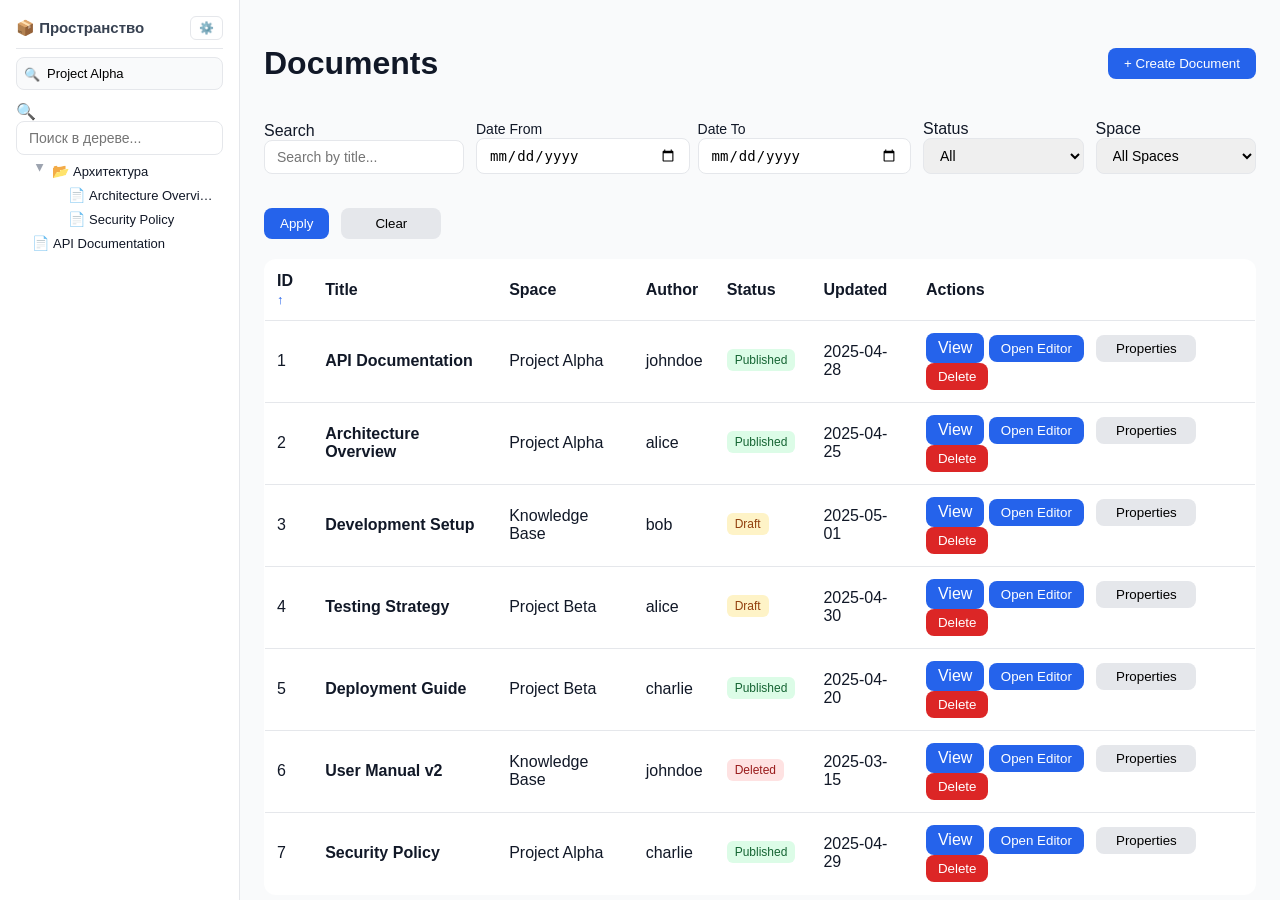
<file: documents/prototypes/content-management/documents.html>
<!DOCTYPE html>
<html lang="ru">

<head>
  <meta charset="UTF-8">
  <title>Content Management — Documents (US1.1.2)</title>
  <link rel="stylesheet" href="../style.css">
</head>

<body>
  <div class="layout">
    <div class="sidebar">
      <div class="space-header">
        <h2>📦 Пространство</h2>
        <div class="space-actions">
          <button onclick="location.href='../admin-panel/spaces.html'" title="Управление пространствами">⚙️</button>
        </div>
      </div>
      <div class="space-selector">
        <div class="space-search-wrap">
          <span class="search-icon">🔍</span>
          <input type="text" id="spaceSearchInput" placeholder="Выберите пространство..." oninput="onSpaceSearchInput()" onfocus="openSpaceDropdown()" autocomplete="off">
        </div>
        <div class="space-dropdown" id="spaceDropdown"></div>
      </div>
      <div class="sidebar-search">
        <span class="search-icon">🔍</span>
        <input type="text" id="treeSearchInput" placeholder="Поиск в дереве..." oninput="onTreeSearch()" autocomplete="off">
      </div>
      <div class="tree-nav" id="treeNav">
        <div class="tree-empty">Выберите пространство</div>
      </div>
    </div>

    <div class="content">
      <div class="header">
        <h1>Documents</h1>
        <button class="button-primary" id="createBtn" onclick="openCreateModal()">+ Create Document</button>
      </div>

      <div id="documentsSection">
        <div class="filter-bar">
          <div class="filter-group" style="flex:1; min-width:200px;">
            <label>Search</label>
            <input type="text" id="searchInput" placeholder="Search by title...">
          </div>
          <div class="date-filter-group">
            <div class="filter-group">
              <label>Date From</label>
              <input type="date" id="dateFromInput">
            </div>
            <div class="filter-group">
              <label>Date To</label>
              <input type="date" id="dateToInput">
            </div>
          </div>
          <div class="filter-group" style="min-width:140px;">
            <label>Status</label>
            <select id="statusFilter">
              <option value="">All</option>
              <option value="Draft">Draft</option>
              <option value="Published">Published</option>
              <option value="Deleted">Deleted</option>
            </select>
          </div>
          <div class="filter-group" style="min-width:160px;">
            <label>Space</label>
            <select id="spaceFilter">
              <option value="">All Spaces</option>
              <option value="Project Alpha">Project Alpha</option>
              <option value="Project Beta">Project Beta</option>
              <option value="Knowledge Base">Knowledge Base</option>
            </select>
          </div>
          <button class="button-primary" id="applyFiltersBtn" style="margin-top:22px;">Apply</button>
          <button class="button-secondary" id="clearFiltersBtn" style="margin-top:22px;">Clear</button>
        </div>

        <div style="overflow-x:auto;">
          <table id="documentsTable">
            <thead>
              <tr>
                <th data-sort="id">ID</th>
                <th data-sort="title">Title</th>
                <th data-sort="space">Space</th>
                <th data-sort="author">Author</th>
                <th data-sort="status">Status</th>
                <th data-sort="updated">Updated</th>
                <th style="min-width:180px;">Actions</th>
              </tr>
            </thead>
            <tbody id="documentsTbody"></tbody>
          </table>
        </div>

        <div class="pagination" id="documentsPagination">
          <button class="button-secondary" id="documentsPrevBtn">Prev</button>
          <span id="documentsPageInfo">Page 1 of 1</span>
          <select id="documentsPerPageSelect">
            <option value="5">5 per page</option>
            <option value="10" selected>10 per page</option>
            <option value="20">20 per page</option>
            <option value="50">50 per page</option>
            <option value="All">All</option>
          </select>
          <button class="button-secondary" id="documentsNextBtn">Next</button>
        </div>
        <div class="states">
          <p id="documentsEmptyMsg" style="display:none; text-align:center;">No documents found</p>
        </div>
      </div>
    </div>
  </div>

  <!-- Create Modal -->
  <div class="modal" id="createModal">
    <div class="modal-content" style="width:480px;">
      <h3>Create Document</h3>
      <div class="form-group">
        <label>Title *</label>
        <input type="text" id="createDocTitle" placeholder="Document title">
      </div>
      <div class="form-group">
        <label>Space *</label>
        <select id="createDocSpace">
          <option value="Project Alpha">Project Alpha</option>
          <option value="Project Beta">Project Beta</option>
          <option value="Knowledge Base">Knowledge Base</option>
        </select>
      </div>
      <div class="form-group">
        <label>Author *</label>
        <input type="text" id="createDocAuthor" placeholder="Author login">
      </div>
      <p class="meta-info" style="margin-bottom:16px;">Content will be created as Draft and opened in the Wiki Editor.
      </p>
      <div style="display:flex; gap:12px; justify-content:flex-end;">
        <button class="button-primary" id="saveCreateBtn">Create & Open Editor</button>
        <button class="button-secondary" id="closeCreateModalBtn">Cancel</button>
      </div>
    </div>
  </div>

  <!-- Properties Modal -->
  <div class="modal" id="propertiesModal">
    <div class="modal-content" style="width:480px;">
      <h3>Document Properties</h3>
      <div class="form-group">
        <label>Title *</label>
        <input type="text" id="propDocTitle" placeholder="Document title">
      </div>
      <div class="form-group">
        <label>Space *</label>
        <select id="propDocSpace">
          <option value="Project Alpha">Project Alpha</option>
          <option value="Project Beta">Project Beta</option>
          <option value="Knowledge Base">Knowledge Base</option>
        </select>
      </div>
      <div class="form-group">
        <label>Author *</label>
        <input type="text" id="propDocAuthor" placeholder="Author login">
      </div>
      <div class="form-group">
        <label>Status</label>
        <select id="propDocStatus">
          <option value="Draft">Draft</option>
          <option value="Published">Published</option>
          <option value="Deleted">Deleted</option>
        </select>
      </div>
      <div style="display:flex; gap:12px; justify-content:flex-end;">
        <button class="button-primary" id="savePropertiesBtn">Save</button>
        <button class="button-secondary" id="closePropertiesModalBtn">Cancel</button>
      </div>
    </div>
  </div>

  <!-- Delete Confirmation Modal -->
  <div class="modal" id="deleteModal">
    <div class="modal-content">
      <p id="deleteModalMsg">Are you sure you want to delete this document?</p>
      <div style="display:flex; gap:12px; justify-content:flex-end; margin-top:20px;">
        <button class="button-secondary" id="cancelDeleteBtn">Cancel</button>
        <button class="button-danger" id="confirmDeleteBtn">Delete</button>
      </div>
    </div>
  </div>

  <div class="toast" id="toast">Success</div>

  <script>
    let documentsData = [
      { id: 1, title: 'API Documentation', space: 'Project Alpha', author: 'johndoe', content: '# API Documentation\n\n## Overview\nREST API for content management.', status: 'Published', updated: '2025-04-28' },
      { id: 2, title: 'Architecture Overview', space: 'Project Alpha', author: 'alice', content: '# Architecture\n\n## System components\n...', status: 'Published', updated: '2025-04-25' },
      { id: 3, title: 'Development Setup', space: 'Knowledge Base', author: 'bob', content: '## Prerequisites\n\n- Java 17+\n- Maven\n- PostgreSQL 18\n\n## Configuration\n\n```\nspring.datasource.url=jdbc:postgresql://localhost:5432/knowledge_base\n```', status: 'Draft', updated: '2025-05-01' },
      { id: 4, title: 'Testing Strategy', space: 'Project Beta', author: 'alice', content: '# Testing Strategy\n\n## Unit Tests\n...', status: 'Draft', updated: '2025-04-30' },
      { id: 5, title: 'Deployment Guide', space: 'Project Beta', author: 'charlie', content: '# Deployment\n\n## Steps\n...', status: 'Published', updated: '2025-04-20' },
      { id: 6, title: 'User Manual v2', space: 'Knowledge Base', author: 'johndoe', content: '# User Manual\n\n## Getting Started\n...', status: 'Deleted', updated: '2025-03-15' },
      { id: 7, title: 'Security Policy', space: 'Project Alpha', author: 'charlie', content: '# Security\n\n## Access control\n...', status: 'Published', updated: '2025-04-29' }
    ];

    let selectedSpace = 'Project Alpha';

    const spaceList = [
      { name: 'Project Alpha', owner: 'johndoe' },
      { name: 'Project Beta', owner: 'alice' },
      { name: 'Knowledge Base', owner: 'bob' }
    ];

    const spaceContents = {
      'Project Alpha': {
        groups: {
          'Архитектура': [
            { name: 'Architecture Overview', id: 2 },
            { name: 'Security Policy', id: 7 }
          ]
        },
        docs: [
          { name: 'API Documentation', id: 1 }
        ]
      },
      'Project Beta': {
        groups: {
          'Тестирование': [
            { name: 'Testing Strategy', id: 4 }
          ]
        },
        docs: [
          { name: 'Deployment Guide', id: 5 }
        ]
      },
      'Knowledge Base': {
        groups: {},
        docs: [
          { name: 'Development Setup', id: 3 },
          { name: 'User Manual v2', id: 6 }
        ]
      }
    };

    let documentsState = { sortKey: 'id', sortDir: 'asc', page: 1, rowsPerPage: 10, searchTerm: '', dateFrom: '', dateTo: '', statusFilter: '', spaceFilter: '' };
    let propertiesDocId = null;
    let pendingDeleteId = null;

    function showToast(msg) {
      const toast = document.getElementById('toast');
      toast.textContent = msg;
      toast.style.display = 'block';
      setTimeout(() => toast.style.display = 'none', 2000);
    }

    function escapeHtml(str) { return String(str).replace(/[&<>]/g, function (m) { if (m === '&') return '&amp;'; if (m === '<') return '&lt;'; if (m === '>') return '&gt;'; return m; }); }

    // --- Space Selector ---
    function renderSpaceDropdown(filterText) {
      const dropdown = document.getElementById('spaceDropdown');
      const filter = (filterText || '').toLowerCase();
      const filtered = filter ? spaceList.filter(s => s.name.toLowerCase().includes(filter)) : spaceList;

      if (filtered.length === 0) {
        dropdown.innerHTML = '<div class="space-option-empty">Пространства не найдены</div>';
      } else {
        dropdown.innerHTML = filtered.map(s =>
          `<div class="space-option ${s.name === selectedSpace ? 'active' : ''}" onclick="selectSpace('${escapeHtml(s.name)}')">📁 ${escapeHtml(s.name)}</div>`
        ).join('');
      }
    }

    function openSpaceDropdown() {
      document.getElementById('spaceDropdown').classList.add('open');
      renderSpaceDropdown(document.getElementById('spaceSearchInput').value);
    }

    function closeSpaceDropdown() {
      document.getElementById('spaceDropdown').classList.remove('open');
    }

    function onSpaceSearchInput() {
      renderSpaceDropdown(document.getElementById('spaceSearchInput').value);
      document.getElementById('spaceDropdown').classList.add('open');
    }

    function selectSpace(name) {
      selectedSpace = name;
      document.getElementById('spaceSearchInput').value = name;
      document.getElementById('treeSearchInput').value = '';
      closeSpaceDropdown();
      renderTree('');
    }

    // --- Tree ---
    function renderTree(filterText) {
      const container = document.getElementById('treeNav');
      const content = spaceContents[selectedSpace];
      if (!content) { container.innerHTML = '<div class="tree-empty">Нет данных</div>'; return; }

      const ft = (filterText || '').toLowerCase().trim();
      let html = '';
      let hasVisible = false;

      const groupEntries = Object.entries(content.groups);
      groupEntries.forEach(([groupName, docs]) => {
        const filteredDocs = ft ? docs.filter(d => d.name.toLowerCase().includes(ft)) : docs;
        const groupMatch = !ft || groupName.toLowerCase().includes(ft);
        if (!groupMatch && filteredDocs.length === 0) return;
        hasVisible = true;
        const groupOpen = groupMatch || filteredDocs.length > 0;

        html += '<div class="tree-item group">';
        html += `<div class="tree-row" onclick="toggleGroup('${escapeHtml(groupName)}')">`;
        html += `<span class="tree-toggle-icon ${groupOpen ? 'expanded' : ''}">▶</span>`;
        html += `<span class="tree-icon">📂</span>`;
        html += `<span class="tree-name">${escapeHtml(groupName)}</span>`;
        html += '</div>';
        html += `<div class="tree-children ${groupOpen ? 'expanded' : ''}" data-group="${escapeHtml(groupName)}">`;
        (groupMatch ? docs : filteredDocs).forEach(doc => {
          const match = doc.name.toLowerCase().includes(ft);
          html += '<div class="tree-item doc">';
          html += `<div class="tree-row${match ? '' : ' faded'}" onclick="openDoc(${doc.id})">`;
          html += `<span class="tree-icon">📄</span>`;
          html += `<span class="tree-name">${escapeHtml(doc.name)}</span>`;
          html += '</div></div>';
        });
        html += '</div></div>';
      });

      if (content.docs.length > 0) {
        const filteredDocs = ft ? content.docs.filter(d => d.name.toLowerCase().includes(ft)) : content.docs;
        if (filteredDocs.length > 0) hasVisible = true;
        filteredDocs.forEach(doc => {
          html += '<div class="tree-item doc" style="padding-left:8px;">';
          html += `<div class="tree-row" onclick="openDoc(${doc.id})">`;
          html += `<span class="tree-icon">📄</span>`;
          html += `<span class="tree-name">${escapeHtml(doc.name)}</span>`;
          html += '</div></div>';
        });
      }

      container.innerHTML = hasVisible ? html : '<div class="tree-empty">Ничего не найдено</div>';
    }

    function onTreeSearch() {
      renderTree(document.getElementById('treeSearchInput').value);
    }

    function toggleGroup(groupName) {
      const children = document.querySelector(`.tree-children[data-group="${CSS.escape(groupName)}"]`);
      if (children) {
        children.classList.toggle('expanded');
        const icon = children.previousElementSibling?.querySelector('.tree-toggle-icon');
        if (icon) icon.classList.toggle('expanded');
      }
    }

    function openDoc(id) { location.href = 'document-viewer.html?docId=' + id; }

    // --- Document CRUD ---
    function getFilteredDocuments() {
      return documentsData.filter(doc => {
        if (documentsState.searchTerm && !doc.title.toLowerCase().includes(documentsState.searchTerm)) return false;
        if (documentsState.statusFilter && doc.status !== documentsState.statusFilter) return false;
        if (documentsState.spaceFilter && doc.space !== documentsState.spaceFilter) return false;
        if (documentsState.dateFrom && doc.updated < documentsState.dateFrom) return false;
        if (documentsState.dateTo && doc.updated > documentsState.dateTo) return false;
        return true;
      });
    }

    function renderDocuments() {
      let filtered = getFilteredDocuments();
      filtered.sort((a, b) => {
        let valA = a[documentsState.sortKey];
        let valB = b[documentsState.sortKey];
        if (typeof valA === 'string') { valA = valA.toLowerCase(); valB = valB.toLowerCase(); }
        if (valA < valB) return documentsState.sortDir === 'asc' ? -1 : 1;
        if (valA > valB) return documentsState.sortDir === 'asc' ? 1 : -1;
        return 0;
      });

      let perPage = documentsState.rowsPerPage === 'All' ? filtered.length : Number(documentsState.rowsPerPage);
      if (perPage === 0) perPage = filtered.length;
      const totalPages = perPage === 0 ? 1 : Math.ceil(filtered.length / perPage);
      if (documentsState.page > totalPages) documentsState.page = totalPages;
      const start = (documentsState.page - 1) * perPage;
      const pageData = perPage === 0 ? filtered : filtered.slice(start, start + perPage);

      const tbody = document.getElementById('documentsTbody');
      if (pageData.length === 0) {
        tbody.innerHTML = '<tr><td colspan="7" style="text-align:center;">No documents</td></tr>';
      } else {
        tbody.innerHTML = pageData.map(d => `
        <tr>
          <td>${d.id}</td>
          <td><strong>${escapeHtml(d.title)}</strong></td>
          <td>${escapeHtml(d.space)}</td>
          <td>${escapeHtml(d.author)}</td>
          <td><span class="badge ${d.status.toLowerCase()}">${d.status}</span></td>
          <td>${escapeHtml(d.updated)}</td>
          <td class="actions">
            <a href="document-viewer.html?docId=${d.id}" class="button-primary" style="padding:6px 12px; text-decoration:none; display:inline-block;">View</a>
            <button class="button-primary" onclick="openEditor(${d.id})" style="padding:6px 12px;">Open Editor</button>
            <button class="button-secondary" onclick="openProperties(${d.id})" style="padding:6px 12px;">Properties</button>
            <button class="button-danger" onclick="deleteDocumentPrompt(${d.id})" style="padding:6px 12px;">Delete</button>
          </td>
        </tr>
      `).join('');
      }
      document.getElementById('documentsPageInfo').innerText = `Page ${documentsState.page} of ${totalPages}`;
      document.getElementById('documentsPrevBtn').disabled = documentsState.page <= 1;
      document.getElementById('documentsNextBtn').disabled = documentsState.page >= totalPages;
      document.getElementById('documentsEmptyMsg').style.display = filtered.length === 0 ? 'block' : 'none';

      document.querySelectorAll('#documentsTable th[data-sort]').forEach(th => th.classList.remove('sort-asc', 'sort-desc'));
      const activeTh = document.querySelector(`#documentsTable th[data-sort="${documentsState.sortKey}"]`);
      if (activeTh) activeTh.classList.add(`sort-${documentsState.sortDir}`);
    }

    function persistToSession() { sessionStorage.setItem('documentsData', JSON.stringify(documentsData)); }

    function loadFromSession() {
      const stored = sessionStorage.getItem('documentsData');
      if (stored) { try { documentsData = JSON.parse(stored); } catch (e) {} }
    }

    function openCreateModal() {
      document.getElementById('createModal').style.display = 'flex';
      document.getElementById('createDocTitle').value = '';
      document.getElementById('createDocSpace').value = 'Project Alpha';
      document.getElementById('createDocAuthor').value = '';
    }

    function createAndOpenEditor() {
      const title = document.getElementById('createDocTitle').value.trim();
      const space = document.getElementById('createDocSpace').value;
      const author = document.getElementById('createDocAuthor').value.trim();
      if (!title || !author) { showToast('Title and Author are required'); return; }

      const newId = documentsData.length ? Math.max(...documentsData.map(d => d.id)) + 1 : 1;
      const now = new Date().toISOString().slice(0, 10);
      documentsData.push({ id: newId, title, space, author, content: '', status: 'Draft', updated: now });
      persistToSession();
      renderDocuments();
      document.getElementById('createModal').style.display = 'none';
      location.href = 'wiki-editor.html?docId=' + newId;
    }

    function openEditor(id) { persistToSession(); location.href = 'wiki-editor.html?docId=' + id; }

    function openProperties(id) {
      const doc = documentsData.find(d => d.id === id);
      if (!doc) return;
      propertiesDocId = id;
      document.getElementById('propDocTitle').value = doc.title;
      document.getElementById('propDocSpace').value = doc.space;
      document.getElementById('propDocAuthor').value = doc.author;
      document.getElementById('propDocStatus').value = doc.status;
      document.getElementById('propertiesModal').style.display = 'flex';
    }

    function saveProperties() {
      const title = document.getElementById('propDocTitle').value.trim();
      const space = document.getElementById('propDocSpace').value;
      const author = document.getElementById('propDocAuthor').value.trim();
      const status = document.getElementById('propDocStatus').value;
      if (!title || !author) { showToast('Title and Author are required'); return; }

      const idx = documentsData.findIndex(d => d.id === propertiesDocId);
      if (idx !== -1) {
        documentsData[idx].title = title;
        documentsData[idx].space = space;
        documentsData[idx].author = author;
        documentsData[idx].status = status;
        documentsData[idx].updated = new Date().toISOString().slice(0, 10);
        showToast(`Properties for "${title}" updated`);
        renderDocuments();
      }
      document.getElementById('propertiesModal').style.display = 'none';
    }

    function deleteDocumentPrompt(id) {
      const doc = documentsData.find(d => d.id === id);
      if (!doc) return;
      pendingDeleteId = id;
      document.getElementById('deleteModalMsg').innerText = `Are you sure you want to delete "${doc.title}"?`;
      document.getElementById('deleteModal').style.display = 'flex';
    }

    function confirmDelete() {
      const idx = documentsData.findIndex(d => d.id === pendingDeleteId);
      if (idx !== -1) {
        documentsData[idx].status = 'Deleted';
        showToast(`Document "${documentsData[idx].title}" moved to trash (soft-delete)`);
        renderDocuments();
      }
      document.getElementById('deleteModal').style.display = 'none';
    }

    function applyFilters() {
      documentsState.searchTerm = document.getElementById('searchInput').value.trim().toLowerCase();
      documentsState.dateFrom = document.getElementById('dateFromInput').value;
      documentsState.dateTo = document.getElementById('dateToInput').value;
      if (documentsState.dateFrom && documentsState.dateTo && documentsState.dateFrom > documentsState.dateTo) {
        showToast('Дата начала не может быть позже даты окончания');
        return;
      }
      documentsState.statusFilter = document.getElementById('statusFilter').value;
      documentsState.spaceFilter = document.getElementById('spaceFilter').value;
      documentsState.page = 1;
      renderDocuments();
      showToast('Filters applied');
    }

    function clearFilters() {
      document.getElementById('searchInput').value = '';
      document.getElementById('dateFromInput').value = '';
      document.getElementById('dateToInput').value = '';
      document.getElementById('statusFilter').value = '';
      document.getElementById('spaceFilter').value = '';
      documentsState.searchTerm = '';
      documentsState.dateFrom = '';
      documentsState.dateTo = '';
      documentsState.statusFilter = '';
      documentsState.spaceFilter = '';
      documentsState.page = 1;
      renderDocuments();
      showToast('Filters cleared');
    }

    document.addEventListener('DOMContentLoaded', () => {
      loadFromSession();
      document.getElementById('spaceSearchInput').value = selectedSpace;
      renderSpaceDropdown('');
      renderTree('');
      renderDocuments();

      document.querySelectorAll('#documentsTable th[data-sort]').forEach(th => {
        th.addEventListener('click', () => {
          const key = th.dataset.sort;
          if (documentsState.sortKey === key) documentsState.sortDir = documentsState.sortDir === 'asc' ? 'desc' : 'asc';
          else { documentsState.sortKey = key; documentsState.sortDir = 'asc'; }
          renderDocuments();
        });
      });

      document.getElementById('documentsPrevBtn').addEventListener('click', () => { if (documentsState.page > 1) { documentsState.page--; renderDocuments(); } });
      document.getElementById('documentsNextBtn').addEventListener('click', () => {
        let filtered = getFilteredDocuments();
        let perPage = documentsState.rowsPerPage === 'All' ? filtered.length : Number(documentsState.rowsPerPage);
        let totalPages = perPage === 0 ? 1 : Math.ceil(filtered.length / perPage);
        if (documentsState.page < totalPages) { documentsState.page++; renderDocuments(); }
      });
      document.getElementById('documentsPerPageSelect').addEventListener('change', (e) => {
        documentsState.rowsPerPage = e.target.value;
        documentsState.page = 1;
        renderDocuments();
      });

      document.getElementById('applyFiltersBtn').addEventListener('click', applyFilters);
      document.getElementById('clearFiltersBtn').addEventListener('click', clearFilters);
      document.getElementById('searchInput').addEventListener('keypress', (e) => { if (e.key === 'Enter') applyFilters(); });

      document.getElementById('closeCreateModalBtn').addEventListener('click', () => document.getElementById('createModal').style.display = 'none');
      document.getElementById('saveCreateBtn').addEventListener('click', createAndOpenEditor);
      document.getElementById('closePropertiesModalBtn').addEventListener('click', () => document.getElementById('propertiesModal').style.display = 'none');
      document.getElementById('savePropertiesBtn').addEventListener('click', saveProperties);
      document.getElementById('cancelDeleteBtn').addEventListener('click', () => document.getElementById('deleteModal').style.display = 'none');
      document.getElementById('confirmDeleteBtn').addEventListener('click', confirmDelete);

      window.onclick = (e) => { if (e.target.classList.contains('modal')) e.target.style.display = 'none'; };
      document.addEventListener('click', (e) => { if (!e.target.closest('.space-selector')) closeSpaceDropdown(); });
    });
  </script>
</body>

</html>
</file>
<file: documents/prototypes/style.css>
* { box-sizing: border-box; }
body { font-family: Inter, Arial, sans-serif; background:#F9FAFB; margin:0; color:#111827; }
.layout { display:flex; height:100vh; }
.sidebar { width:240px; background:#FFF; border-right:1px solid #E5E7EB; padding:16px; }
.sidebar h2 { margin-bottom:16px; }
.sidebar ul { list-style:none; padding:0; margin:0; }
.sidebar li { padding:8px; border-radius:8px; cursor:pointer; margin-bottom:4px; }
.sidebar li a { text-decoration: none; color: inherit; display: block; }
.sidebar li.active { background:#E0E7FF; color:#1D4ED8; font-weight:500; }
.content { flex:1; padding:24px; overflow-y:auto; }
.header { display:flex; justify-content:space-between; align-items:center; margin-bottom:16px; }
.button-primary { background:#2563EB; color:#FFF; border-radius:8px; padding:8px 16px; border:none; cursor:pointer; font-weight:500; transition:0.2s; }
.button-primary:hover { background:#1D4ED8; }
.button-primary:disabled { opacity: 0.5; cursor: not-allowed; }
.button-secondary { background:#E5E7EB; border-radius:8px; padding:8px 16px; border:none; cursor:pointer; font-weight:500; min-width:100px; text-align:center; }
.button-secondary:hover { background:#D1D5DB; }
.button-secondary:disabled { opacity: 0.5; cursor: not-allowed; }
.button-danger { background:#DC2626; color:#FFF; border-radius:8px; padding:6px 12px; border:none; cursor:pointer; }
.button-danger:hover { background:#B91C1C; }
.button-outline { background: transparent; border: 1px solid #E5E7EB; color: #6B7280; border-radius:8px; padding:8px 16px; cursor:pointer; }
.button-outline:hover { background: #F9FAFB; }

/* RBAC Specific Styles */
.rbac-grid { display: grid; grid-template-columns: 300px 1fr; gap: 24px; margin-top: 24px; }
.user-profile-card { display: flex; flex-direction: column; gap: 16px; }
.card { background: #FFF; border: 1px solid #E5E7EB; border-radius: 12px; padding: 24px; box-shadow: 0 1px 3px rgba(0,0,0,0.1); }
.meta-info { font-size: 13px; color: #6B7280; }
.perm-tag { display: inline-block; padding: 2px 6px; border-radius: 4px; font-size: 11px; background: #ECFDF5; color: #065F46; margin-right: 4px; border: 1px solid #D1FAE5; }
.perm-tag.no { background: #FFF1F2; color: #9F1239; border-color: #FFE4E6; }
.alert { padding: 12px 16px; border-radius: 8px; margin-bottom: 16px; font-size: 14px; }
.alert-info { background: #E0F2FE; color: #0369A1; border: 1px solid #BAE6FD; }
table { width:100%; border-collapse:collapse; background:#FFF; border:1px solid #E5E7EB; border-radius:12px; overflow:hidden; }
th, td { padding:12px; border-bottom:1px solid #E5E7EB; text-align:left; }
.actions button { margin-right:8px; }
.badge { padding:4px 8px; border-radius:6px; font-size:12px; display:inline-block; margin-right:4px; margin-bottom:2px; }
.badge.active { background:#DCFCE7; color:#166534; }
.badge.inactive { background:#FEE2E2; color:#991B1B; }
.badge.Admin { background:#DBEAFE; color:#1E40AF; }
.badge.Editor { background:#D1FAE5; color:#166534; }
.badge.Reader { background:#FEF3C7; color:#92400E; }
.badge.draft { background:#FEF3C7; color:#92400E; }
.badge.published { background:#DCFCE7; color:#166534; }
.badge.deleted { background:#FEE2E2; color:#991B1B; }
.modal { position:fixed; inset:0; background:rgba(0,0,0,0.4); display:none; justify-content:center; align-items:center; z-index:1000; }
.modal-content { background:#FFF; padding:24px; border-radius:16px; width:450px; max-width:90vw; box-shadow:0 20px 25px -5px rgba(0,0,0,0.1); }
.form-group { margin-bottom:16px; }
.form-group label { display:block; margin-bottom:6px; font-weight:500; }
input, select, textarea { width:100%; padding:8px 12px; border:1px solid #E5E7EB; border-radius:8px; font-size:14px; }
.checkbox-row { display:flex; gap:16px; flex-wrap:wrap; margin-top:6px; }
.checkbox-row label { display:flex; align-items:center; gap:6px; font-weight:normal; cursor:pointer; }
.checkbox-row input { width:auto; margin:0; }
.filter-bar { margin-bottom:20px; display:flex; gap:12px; align-items:flex-end; flex-wrap:wrap; }
.filter-group { flex:1; min-width:150px; }
.role-filters { display:flex; gap:12px; align-items:center; }
.role-filters label { display:flex; align-items:center; gap:6px; cursor:pointer; }
.pagination { display:flex; gap:12px; align-items:center; margin-top:20px; flex-wrap:wrap; }
.pagination select { width:auto; padding:6px; }
.toast { position:fixed; bottom:20px; right:20px; background:#16A34A; color:#FFF; padding:12px 20px; border-radius:10px; display:none; z-index:1100; box-shadow:0 4px 12px rgba(0,0,0,0.15); }
.states { margin-top:12px; }
th[data-sort] { cursor:pointer; user-select:none; }
th[data-sort].sort-asc::after { content: " ↑"; color:#2563EB; font-size:0.8em; }
th[data-sort].sort-desc::after { content: " ↓"; color:#DC2626; font-size:0.8em; }

/* Wiki Editor Styles */
.editor-header { display:flex; justify-content:space-between; align-items:center; padding:12px 24px; border-bottom:1px solid #E5E7EB; background:#FFF; }
.editor-actions { display:flex; align-items:center; gap:12px; }
.editor-status { display:inline-block; padding:4px 10px; border-radius:6px; font-size:12px; font-weight:500; background:#DCFCE7; color:#166534; }
.editor-layout { display:flex; flex:1; overflow:hidden; }
.editor-pane { flex:1; display:flex; flex-direction:column; border-right:1px solid #E5E7EB; background:#FFF; min-width:0; }
.preview-pane { flex:1; display:flex; flex-direction:column; background:#FFF; min-width:0; }
.pane-header { display:flex; justify-content:space-between; align-items:center; padding:10px 16px; border-bottom:1px solid #E5E7EB; background:#F9FAFB; }
.pane-label { font-weight:600; font-size:13px; color:#374151; text-transform:uppercase; letter-spacing:0.5px; }
.pane-hint { font-size:12px; color:#9CA3AF; }
.editor-toolbar { display:flex; gap:4px; padding:8px 12px; border-bottom:1px solid #E5E7EB; background:#FFF; flex-wrap:wrap; }
.toolbar-btn { padding:4px 10px; border:1px solid #E5E7EB; border-radius:6px; background:#FFF; cursor:pointer; font-size:13px; font-family:inherit; color:#374151; transition:0.15s; }
.toolbar-btn:hover { background:#F3F4F6; border-color:#D1D5DB; }
.toolbar-btn:active { background:#E5E7EB; }
.editor-textarea { flex:1; padding:16px; border:none; outline:none; resize:none; font-family:'JetBrains Mono','Fira Code','Cascadia Code',monospace; font-size:14px; line-height:1.7; color:#111827; background:#FFF; min-height:300px; tab-size:2; }
.editor-textarea::placeholder { color:#9CA3AF; }
.preview-content { flex:1; padding:16px 24px; overflow-y:auto; line-height:1.7; font-size:15px; color:#111827; }
.preview-content h1 { font-size:28px; font-weight:700; margin:24px 0 12px; padding-bottom:8px; border-bottom:2px solid #E5E7EB; }
.preview-content h2 { font-size:22px; font-weight:700; margin:20px 0 10px; color:#1F2937; }
.preview-content h3 { font-size:18px; font-weight:600; margin:16px 0 8px; color:#374151; }
.preview-content h4 { font-size:16px; font-weight:600; margin:12px 0 6px; color:#4B5563; }
.preview-content p { margin:0 0 12px; }
.preview-content pre { background:#F3F4F6; border:1px solid #E5E7EB; border-radius:8px; padding:14px 16px; overflow-x:auto; font-size:13px; line-height:1.6; margin:12px 0; }
.preview-content pre code { background:transparent; padding:0; font-size:13px; color:#1F2937; }
.preview-content code { background:#F3F4F6; padding:2px 6px; border-radius:4px; font-size:13px; color:#DC2626; }
.preview-content blockquote { margin:12px 0; padding:8px 16px; border-left:4px solid #2563EB; background:#EFF6FF; color:#1E40AF; border-radius:0 6px 6px 0; }
.preview-content ul, .preview-content ol { margin:8px 0; padding-left:24px; }
.preview-content li { margin-bottom:4px; }
.preview-content img.preview-img { max-width:100%; height:auto; border-radius:8px; margin:12px 0; border:1px solid #E5E7EB; display:block; }
.preview-content a { color:#2563EB; text-decoration:underline; }
.preview-content a:hover { color:#1D4ED8; }
.preview-content hr { border:none; border-top:2px solid #E5E7EB; margin:20px 0; }

/* Document Viewer Styles (US1.1.5) */
.doc-view-breadcrumbs { display:flex; gap:6px; align-items:center; font-size:13px; color:#6B7280; margin-bottom:16px; flex-wrap:wrap; }
.doc-view-breadcrumbs a { color:#2563EB; text-decoration:none; }
.doc-view-breadcrumbs a:hover { text-decoration:underline; }
.doc-view-breadcrumbs .separator { color:#9CA3AF; }
.doc-view-header { margin-bottom:20px; }
.doc-view-title { font-size:24px; font-weight:700; margin:0 0 8px; display:flex; align-items:center; gap:12px; flex-wrap:wrap; }
.doc-view-meta { display:flex; gap:16px; flex-wrap:wrap; font-size:14px; color:#6B7280; margin-bottom:16px; }
.doc-view-meta .meta-item { display:flex; align-items:center; gap:4px; }
.doc-view-actions { display:flex; gap:8px; flex-wrap:wrap; margin-bottom:20px; padding:12px 0; border-bottom:1px solid #E5E7EB; }
.doc-view-attachments { border-top:1px solid #E5E7EB; padding-top:16px; margin-top:16px; }
.doc-view-attachments h3 { font-size:16px; font-weight:600; margin:0 0 12px; }
.attachment-item { display:flex; align-items:center; gap:8px; padding:8px 12px; border:1px solid #E5E7EB; border-radius:8px; margin-bottom:8px; background:#F9FAFB; }
.attachment-item .file-icon { font-size:20px; }
.attachment-item .file-name { flex:1; font-size:14px; }
.attachment-item .file-size { font-size:12px; color:#6B7280; }
.role-toggle { display:flex; align-items:center; gap:8px; font-size:13px; color:#6B7280; margin-bottom:16px; }
.role-toggle label { font-weight:500; }
.role-toggle select { width:auto; padding:4px 8px; font-size:13px; }

/* Tree Navigation (US3.2.1) */
.space-selector { position:relative; margin-bottom:12px; }
.space-selector .space-search-wrap { position:relative; }
.space-selector .space-search-wrap input { width:100%; padding:8px 12px 8px 30px; border:1px solid #E5E7EB; border-radius:8px; font-size:13px; background:#F9FAFB; }
.space-selector .space-search-wrap input:focus { border-color:#2563EB; outline:none; background:#FFF; }
.space-selector .space-search-wrap .search-icon { position:absolute; left:8px; top:50%; transform:translateY(-50%); color:#9CA3AF; font-size:13px; pointer-events:none; }
.space-selector .space-dropdown { position:absolute; top:100%; left:0; right:0; background:#FFF; border:1px solid #E5E7EB; border-radius:8px; box-shadow:0 4px 12px rgba(0,0,0,0.1); z-index:50; display:none; margin-top:4px; max-height:200px; overflow-y:auto; }
.space-selector .space-dropdown.open { display:block; }
.space-selector .space-option { display:flex; align-items:center; gap:8px; padding:8px 12px; cursor:pointer; font-size:13px; border-bottom:1px solid #F3F4F6; transition:0.1s; }
.space-selector .space-option:last-child { border-bottom:none; }
.space-selector .space-option:hover { background:#F3F4F6; }
.space-selector .space-option.active { background:#E0E7FF; color:#1D4ED8; font-weight:500; }
.space-selector .space-option-empty { padding:12px; text-align:center; color:#9CA3AF; font-size:12px; }

.tree-nav { font-size:13px; margin-top:4px; }
.tree-nav .tree-item { user-select:none; }
.tree-nav .tree-item.group { padding-left:8px; }
.tree-nav .tree-item.doc { padding-left:36px; }
.tree-nav .tree-row { display:flex; align-items:center; gap:4px; padding:4px 8px; border-radius:6px; cursor:pointer; transition:0.15s; }
.tree-nav .tree-row:hover { background:#F3F4F6; }
.tree-nav .tree-row.active { background:#E0E7FF; color:#1D4ED8; font-weight:500; }
.tree-nav .tree-row.faded { opacity:0.4; }
.tree-nav .tree-row .tree-toggle-icon { width:16px; flex-shrink:0; color:#9CA3AF; font-size:10px; transition:transform 0.15s; }
.tree-nav .tree-row .tree-toggle-icon.expanded { transform:rotate(90deg); }
.tree-nav .tree-row .tree-name { flex:1; overflow:hidden; text-overflow:ellipsis; white-space:nowrap; }
.tree-nav .tree-row .tree-icon { font-size:14px; flex-shrink:0; }
.tree-nav .tree-children { display:none; }
.tree-nav .tree-children.expanded { display:block; }
.tree-nav .tree-empty { color:#9CA3AF; font-size:12px; padding:8px; text-align:center; }

/* Search Bar (US3.1.1) */
.search-bar { display:flex; gap:12px; align-items:center; flex:1; min-width:250px; }
.search-bar .search-input-wrap { position:relative; flex:1; }
.search-bar .search-input-wrap input { width:100%; padding:8px 12px 8px 34px; border:1px solid #E5E7EB; border-radius:8px; font-size:14px; }
.search-bar .search-input-wrap input:focus { border-color:#2563EB; outline:none; }
.search-bar .search-input-wrap .search-icon { position:absolute; left:10px; top:50%; transform:translateY(-50%); color:#9CA3AF; font-size:14px; }
.search-results-panel { position:absolute; top:100%; left:0; right:0; background:#FFF; border:1px solid #E5E7EB; border-radius:12px; box-shadow:0 4px 12px rgba(0,0,0,0.1); max-height:400px; overflow-y:auto; z-index:100; display:none; margin-top:4px; }
.search-results-panel.open { display:block; }
.search-result-item { display:flex; align-items:center; gap:10px; padding:10px 14px; border-bottom:1px solid #F3F4F6; cursor:pointer; transition:0.1s; }
.search-result-item:last-child { border-bottom:none; }
.search-result-item:hover { background:#F9FAFB; }
.search-result-item .result-icon { font-size:16px; flex-shrink:0; }
.search-result-item .result-info { flex:1; min-width:0; }
.search-result-item .result-title { font-size:14px; font-weight:500; color:#111827; overflow:hidden; text-overflow:ellipsis; white-space:nowrap; }
.search-result-item .result-meta { font-size:12px; color:#6B7280; }
.search-result-empty { padding:16px; text-align:center; color:#9CA3AF; font-size:13px; }

/* Date Filter (US3.1.2) */
.date-filter-group { display:flex; gap:8px; align-items:flex-end; }
.date-filter-group .filter-group { min-width:140px; }
.date-filter-group .filter-group label { font-weight:500; font-size:14px; }
.date-filter-group .filter-group input { padding:8px 12px; border:1px solid #E5E7EB; border-radius:8px; font-size:14px; }
.date-filter-group .filter-group input:focus { border-color:#2563EB; outline:none; }

/* Space Management */
.space-header { display:flex; align-items:center; justify-content:space-between; margin-bottom:8px; padding-bottom:8px; border-bottom:1px solid #E5E7EB; }
.space-header h2 { margin:0; font-size:15px; font-weight:600; color:#374151; }
.space-header .space-actions { display:flex; gap:4px; }
.space-header .space-actions button { padding:4px 8px; font-size:12px; border-radius:6px; border:1px solid #E5E7EB; background:#FFF; cursor:pointer; color:#6B7280; }
.space-header .space-actions button:hover { background:#F3F4F6; color:#111827; }

/* Auth Setup Page Styles (US4.1.2) */
.login-section {
  background: #FFF;
  border: 1px solid #E5E7EB;
  border-radius: 12px;
  padding: 20px;
  margin-bottom: 24px;
  box-shadow: 0 4px 6px -1px rgba(0, 0, 0, 0.1);
}
.login-section h3 { margin-top: 0; margin-bottom: 16px; font-size: 1.1rem; }
.login-row { display: flex; gap: 16px; align-items: flex-end; flex-wrap: wrap; }
.login-row .form-group { flex: 1; min-width: 180px; margin-bottom: 0; }
.login-row .form-group label { font-size: 0.9rem; }
.token-display {
  background: #F3F4F6;
  border: 1px solid #E5E7EB;
  border-radius: 8px;
  padding: 12px 16px;
  margin-top: 12px;
  font-family: 'Courier New', monospace;
  font-size: 0.85rem;
  word-break: break-all;
  display: flex;
  align-items: center;
  gap: 12px;
}
.token-display .token-label {
  font-family: Inter, Arial, sans-serif;
  font-weight: 600;
  color: #6B7280;
  white-space: nowrap;
}
.token-display .token-value {
  color: #111827;
  flex: 1;
}
.token-display .token-status {
  display: inline-block;
  padding: 2px 8px;
  border-radius: 12px;
  font-size: 0.75rem;
  font-weight: 600;
  white-space: nowrap;
}
.token-status.valid { background: #D1FAE5; color: #065F46; }
.token-status.invalid { background: #FEE2E2; color: #991B1B; }
.token-status.none { background: #F3F4F6; color: #6B7280; }
.user-badge {
  display: inline-flex;
  align-items: center;
  gap: 6px;
  background: #E0E7FF;
  color: #1D4ED8;
  padding: 4px 12px;
  border-radius: 16px;
  font-size: 0.85rem;
  font-weight: 500;
}
.card-settings {
  background: #FFF;
  border: 1px solid #E5E7EB;
  border-radius: 12px;
  padding: 20px;
  box-shadow: 0 4px 6px -1px rgba(0, 0, 0, 0.1);
}
.auth-info-row {
  margin-top: 12px;
  display: flex;
  align-items: center;
  gap: 12px;
  flex-wrap: wrap;
}
.auth-info-row .info-label {
  font-size: 0.9rem;
  color: #6B7280;
}
.auth-info-row .info-value {
  font-weight: 600;
  color: #111827;
}

/* Users Page - Role selector & access restriction */
.role-selector-bar {
  display: flex;
  align-items: center;
  gap: 12px;
  margin-bottom: 16px;
  padding: 10px 16px;
  background: #FFF;
  border: 1px solid #E5E7EB;
  border-radius: 10px;
}
.role-selector-bar label {
  font-weight: 500;
  font-size: 13px;
  color: #6B7280;
  white-space: nowrap;
}
.role-selector-bar select {
  width: auto;
  padding: 4px 8px;
  font-size: 13px;
}
.restricted-area {
  opacity: 0.4;
  pointer-events: none;
  user-select: none;
}
.restricted-area.hidden { display: none; }
.toast-error {
  background: #DC2626 !important;
}

/* Autocomplete dropdown (US4.2.2) */
.autocomplete-dropdown {
  position: absolute;
  top: 100%;
  left: 0;
  right: 0;
  background: #FFF;
  border: 1px solid #E5E7EB;
  border-radius: 8px;
  box-shadow: 0 4px 12px rgba(0, 0, 0, 0.1);
  z-index: 100;
  display: none;
  max-height: 180px;
  overflow-y: auto;
  margin-top: 2px;
}
.autocomplete-dropdown.open {
  display: block;
}
.autocomplete-item {
  padding: 8px 12px;
  cursor: pointer;
  font-size: 14px;
  border-bottom: 1px solid #F3F4F6;
  transition: background 0.1s;
}
.autocomplete-item:last-child {
  border-bottom: none;
}
.autocomplete-item:hover {
  background: #F3F4F6;
  color: #1D4ED8;
}

/* Space Permissions Page (US4.2.2) */
.space-info {
  background: #FFF;
  padding: 16px;
  border: 1px solid #E5E7EB;
  border-radius: 12px;
  margin-bottom: 24px;
}
.space-info h2 { margin: 0 0 8px 0; font-size: 1.25rem; }
.space-info p { margin: 0; color: #6B7280; }
.permission-badge {
  font-weight: 600;
  text-transform: uppercase;
  font-size: 11px;
}
.badge.owner { background: #FEE2E2; color: #991B1B; }
.badge.write { background: #DBEAFE; color: #1E40AF; }
.badge.read { background: #F3F4F6; color: #374151; }

/* Quick role change in table */
.role-quick-select {
  width: auto;
  padding: 2px 6px;
  font-size: 11px;
  margin-left: 4px;
  border: 1px solid #E5E7EB;
  border-radius: 4px;
}
</file>
